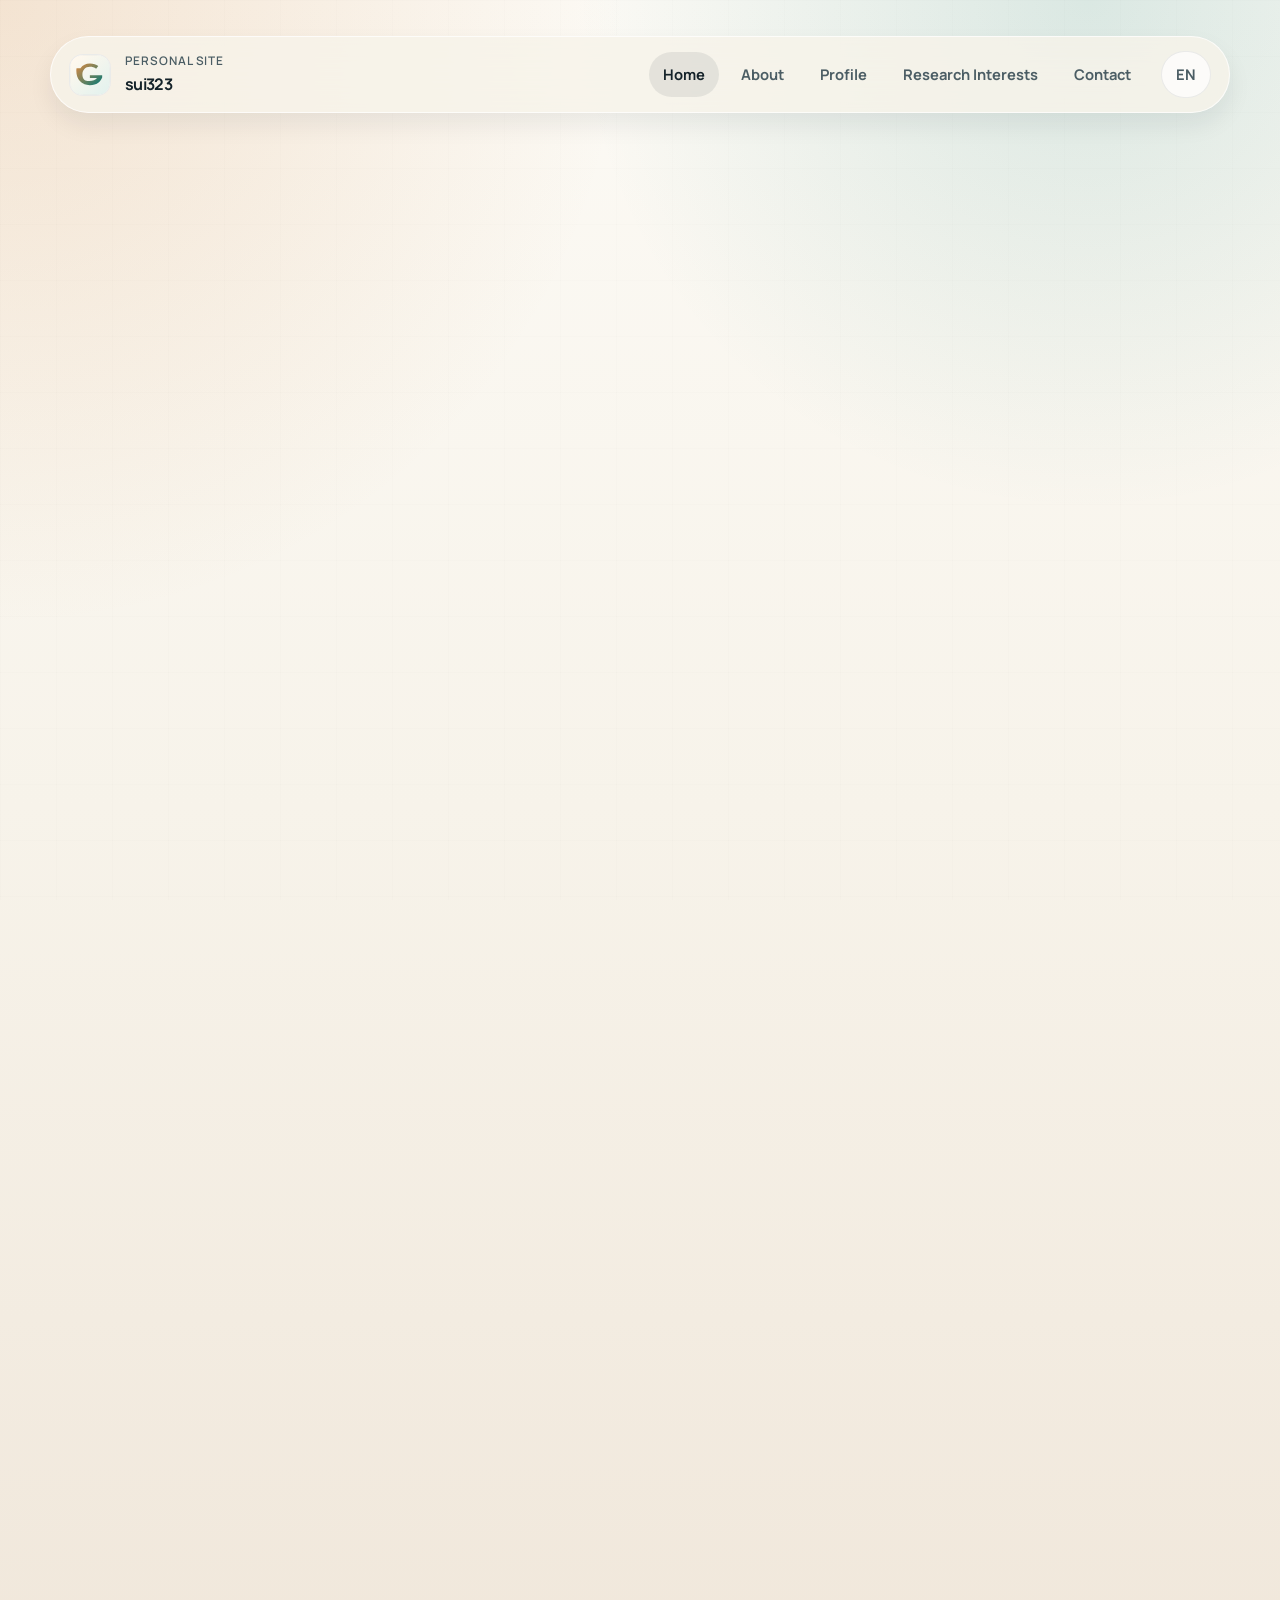
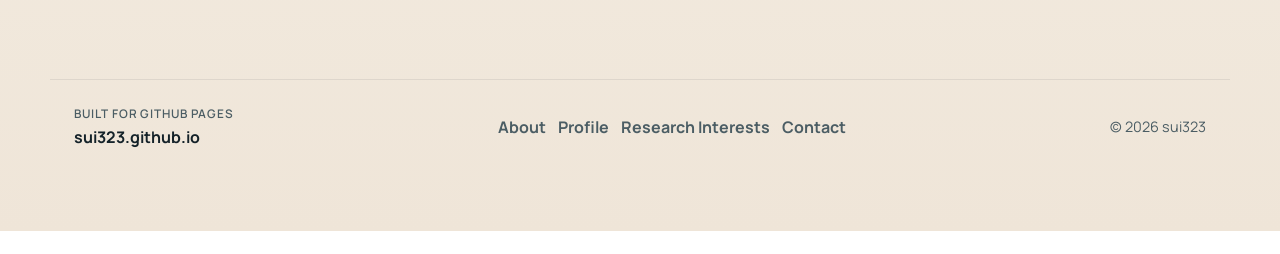
<file: index.html>
<!DOCTYPE html>
<html lang="ko">
  <head>
    <meta charset="utf-8" />
    <meta http-equiv="refresh" content="0; url=./ko.html" />
    <meta name="viewport" content="width=device-width, initial-scale=1" />
    <title>sui323 | Redirecting</title>
    <link rel="canonical" href="https://sui323.github.io/ko.html" />
  </head>
  <body>
    <p><a href="./ko.html">한국어 홈페이지로 이동</a></p>
  </body>
</html>
</file>
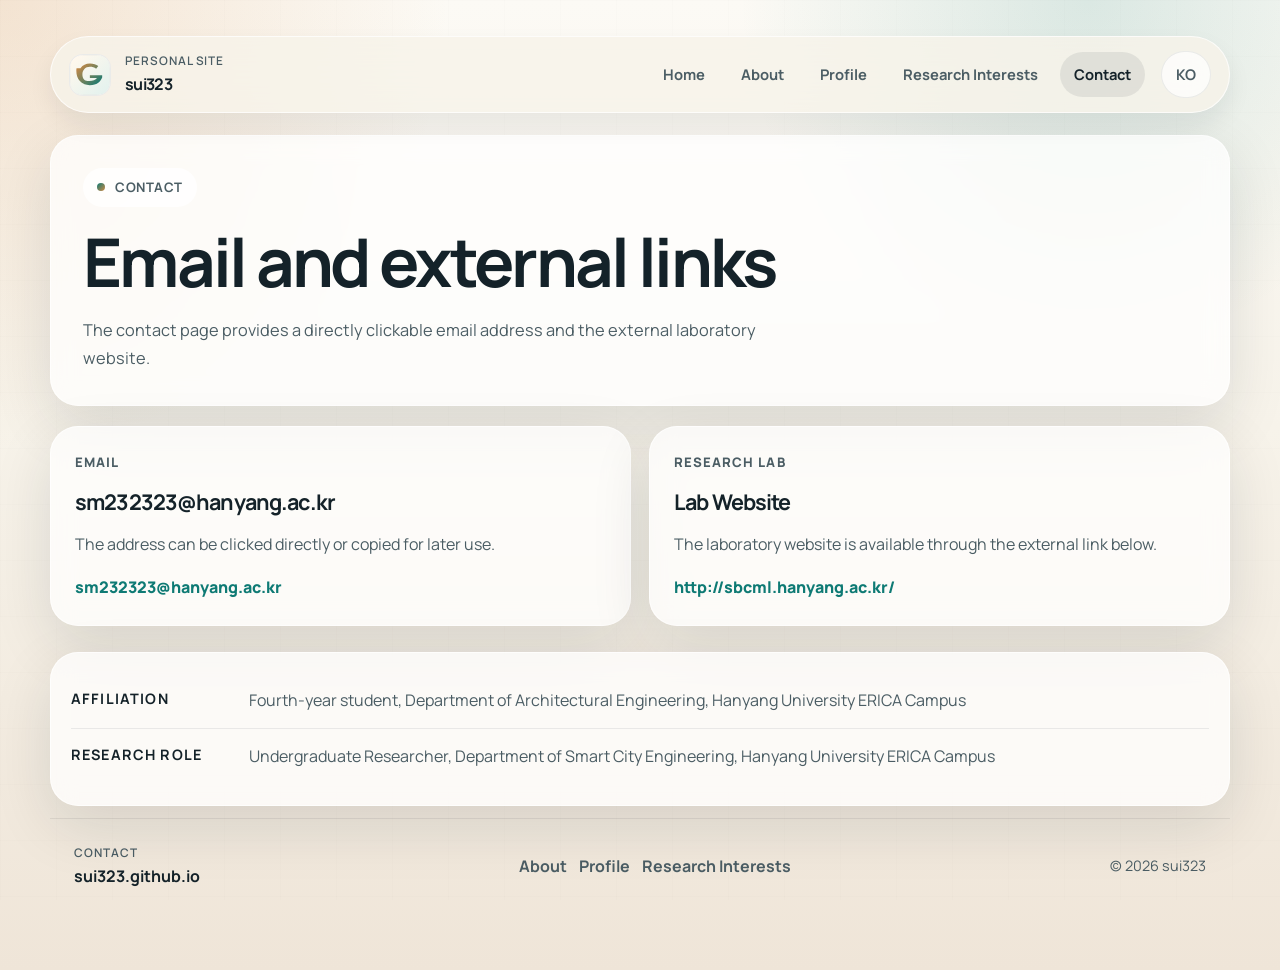
<file: contact-en.html>
<!DOCTYPE html>
<html lang="en">
  <head>
    <meta charset="utf-8" />
    <meta name="viewport" content="width=device-width, initial-scale=1" />
    <title>sui323 | Contact</title>
    <link rel="icon" href="./assets/img/brand-mark.svg" type="image/svg+xml" />
    <link rel="preconnect" href="https://fonts.googleapis.com" />
    <link rel="preconnect" href="https://fonts.gstatic.com" crossorigin />
    <link
      href="https://fonts.googleapis.com/css2?family=Instrument+Serif:ital@0;1&family=Manrope:wght@400;500;600;700;800&family=Noto+Sans+KR:wght@400;500;700;900&display=swap"
      rel="stylesheet"
    />
    <link rel="stylesheet" href="./assets/css/site.css" />
  </head>
  <body>
    <header class="topbar">
      <div class="site-shell">
        <div class="topbar-inner">
          <a class="brand" href="./en.html" aria-label="sui323 home">
            <img class="brand-mark" src="./assets/img/brand-mark.svg" alt="" />
            <span class="brand-copy"><small>Personal Site</small><strong>sui323</strong></span>
          </a>
          <button class="mobile-toggle" type="button" aria-expanded="false" aria-label="Open menu" data-nav-toggle><span></span><span></span><span></span></button>
          <div class="nav-wrap" data-nav-wrap>
            <nav class="nav-links" aria-label="Primary">
              <a href="./en.html">Home</a>
              <a href="./writing-en.html">About</a>
              <a href="./projects-en.html">Profile</a>
              <a href="./research-en.html">Research Interests</a>
              <a href="./contact-en.html" aria-current="page">Contact</a>
            </nav>
            <a class="lang-switch" href="./contact.html">KO</a>
          </div>
        </div>
      </div>
    </header>
    <main class="site-shell">
      <section class="page-hero panel" data-reveal>
        <span class="eyebrow">Contact</span>
        <h1>Email and external links</h1>
        <p class="page-copy">The contact page provides a directly clickable email address and the external laboratory website.</p>
      </section>
      <section class="grid two section" data-reveal>
        <article class="card">
          <span class="kicker">Email</span>
          <h3>sm232323@hanyang.ac.kr</h3>
          <p>The address can be clicked directly or copied for later use.</p>
          <a class="card-link" href="mailto:sm232323@hanyang.ac.kr">sm232323@hanyang.ac.kr</a>
        </article>
        <article class="card">
          <span class="kicker">Research Lab</span>
          <h3>Lab Website</h3>
          <p>The laboratory website is available through the external link below.</p>
          <a class="card-link" href="http://sbcml.hanyang.ac.kr/" target="_blank" rel="noreferrer">http://sbcml.hanyang.ac.kr/</a>
        </article>
      </section>
      <section class="table-panel" data-reveal>
        <div class="table-row">
          <strong>Affiliation</strong>
          <span>Fourth-year student, Department of Architectural Engineering, Hanyang University ERICA Campus</span>
        </div>
        <div class="table-row">
          <strong>Research Role</strong>
          <span>Undergraduate Researcher, Department of Smart City Engineering, Hanyang University ERICA Campus</span>
        </div>
      </section>
    </main>
    <footer class="footer"><div class="site-shell"><div class="footer-inner"><div class="footer-brand"><small>Contact</small><strong>sui323.github.io</strong></div><nav class="footer-nav"><a href="./writing-en.html">About</a><a href="./projects-en.html">Profile</a><a href="./research-en.html">Research Interests</a></nav><span class="lang-note">&copy; <span data-year></span> sui323</span></div></div></footer>
    <script src="./assets/js/site.js" defer></script>
  </body>
</html>
</file>
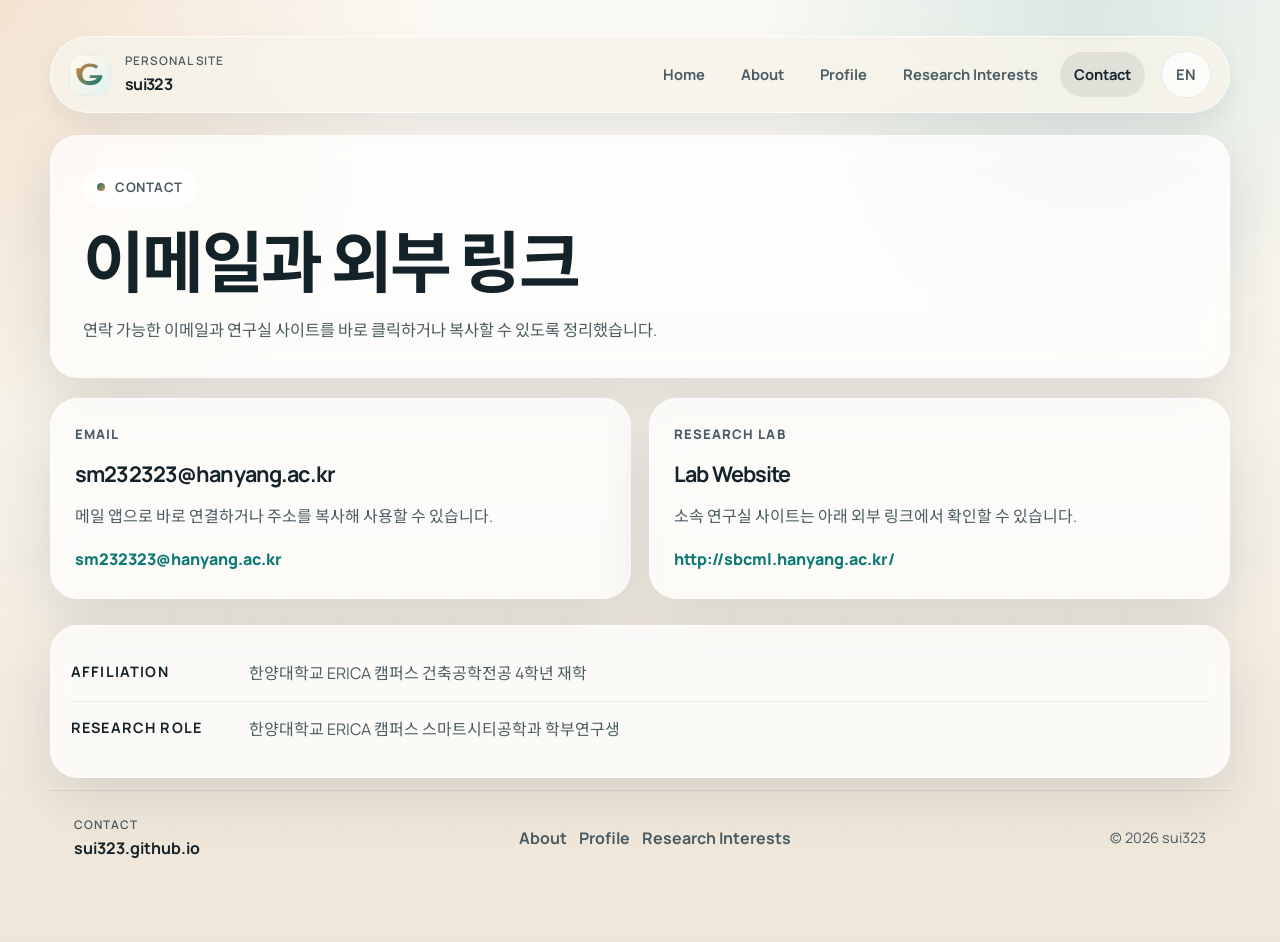
<file: contact.html>
<!DOCTYPE html>
<html lang="ko">
  <head>
    <meta charset="utf-8" />
    <meta name="viewport" content="width=device-width, initial-scale=1" />
    <title>sui323 | Contact</title>
    <link rel="icon" href="./assets/img/brand-mark.svg" type="image/svg+xml" />
    <link rel="preconnect" href="https://fonts.googleapis.com" />
    <link rel="preconnect" href="https://fonts.gstatic.com" crossorigin />
    <link
      href="https://fonts.googleapis.com/css2?family=Instrument+Serif:ital@0;1&family=Manrope:wght@400;500;600;700;800&family=Noto+Sans+KR:wght@400;500;700;900&display=swap"
      rel="stylesheet"
    />
    <link rel="stylesheet" href="./assets/css/site.css" />
  </head>
  <body>
    <header class="topbar">
      <div class="site-shell">
        <div class="topbar-inner">
          <a class="brand" href="./ko.html" aria-label="sui323 홈">
            <img class="brand-mark" src="./assets/img/brand-mark.svg" alt="" />
            <span class="brand-copy"><small>Personal Site</small><strong>sui323</strong></span>
          </a>
          <button class="mobile-toggle" type="button" aria-expanded="false" aria-label="메뉴 열기" data-nav-toggle><span></span><span></span><span></span></button>
          <div class="nav-wrap" data-nav-wrap>
            <nav class="nav-links" aria-label="주요">
              <a href="./ko.html">Home</a>
              <a href="./writing.html">About</a>
              <a href="./projects.html">Profile</a>
              <a href="./research.html">Research Interests</a>
              <a href="./contact.html" aria-current="page">Contact</a>
            </nav>
            <a class="lang-switch" href="./contact-en.html">EN</a>
          </div>
        </div>
      </div>
    </header>
    <main class="site-shell">
      <section class="page-hero panel" data-reveal>
        <span class="eyebrow">Contact</span>
        <h1>이메일과 외부 링크</h1>
        <p class="page-copy">연락 가능한 이메일과 연구실 사이트를 바로 클릭하거나 복사할 수 있도록 정리했습니다.</p>
      </section>
      <section class="grid two section" data-reveal>
        <article class="card">
          <span class="kicker">Email</span>
          <h3>sm232323@hanyang.ac.kr</h3>
          <p>메일 앱으로 바로 연결하거나 주소를 복사해 사용할 수 있습니다.</p>
          <a class="card-link" href="mailto:sm232323@hanyang.ac.kr">sm232323@hanyang.ac.kr</a>
        </article>
        <article class="card">
          <span class="kicker">Research Lab</span>
          <h3>Lab Website</h3>
          <p>소속 연구실 사이트는 아래 외부 링크에서 확인할 수 있습니다.</p>
          <a class="card-link" href="http://sbcml.hanyang.ac.kr/" target="_blank" rel="noreferrer">http://sbcml.hanyang.ac.kr/</a>
        </article>
      </section>
      <section class="table-panel" data-reveal>
        <div class="table-row">
          <strong>Affiliation</strong>
          <span>한양대학교 ERICA 캠퍼스 건축공학전공 4학년 재학</span>
        </div>
        <div class="table-row">
          <strong>Research Role</strong>
          <span>한양대학교 ERICA 캠퍼스 스마트시티공학과 학부연구생</span>
        </div>
      </section>
    </main>
    <footer class="footer"><div class="site-shell"><div class="footer-inner"><div class="footer-brand"><small>Contact</small><strong>sui323.github.io</strong></div><nav class="footer-nav"><a href="./writing.html">About</a><a href="./projects.html">Profile</a><a href="./research.html">Research Interests</a></nav><span class="lang-note">&copy; <span data-year></span> sui323</span></div></div></footer>
    <script src="./assets/js/site.js" defer></script>
  </body>
</html>
</file>
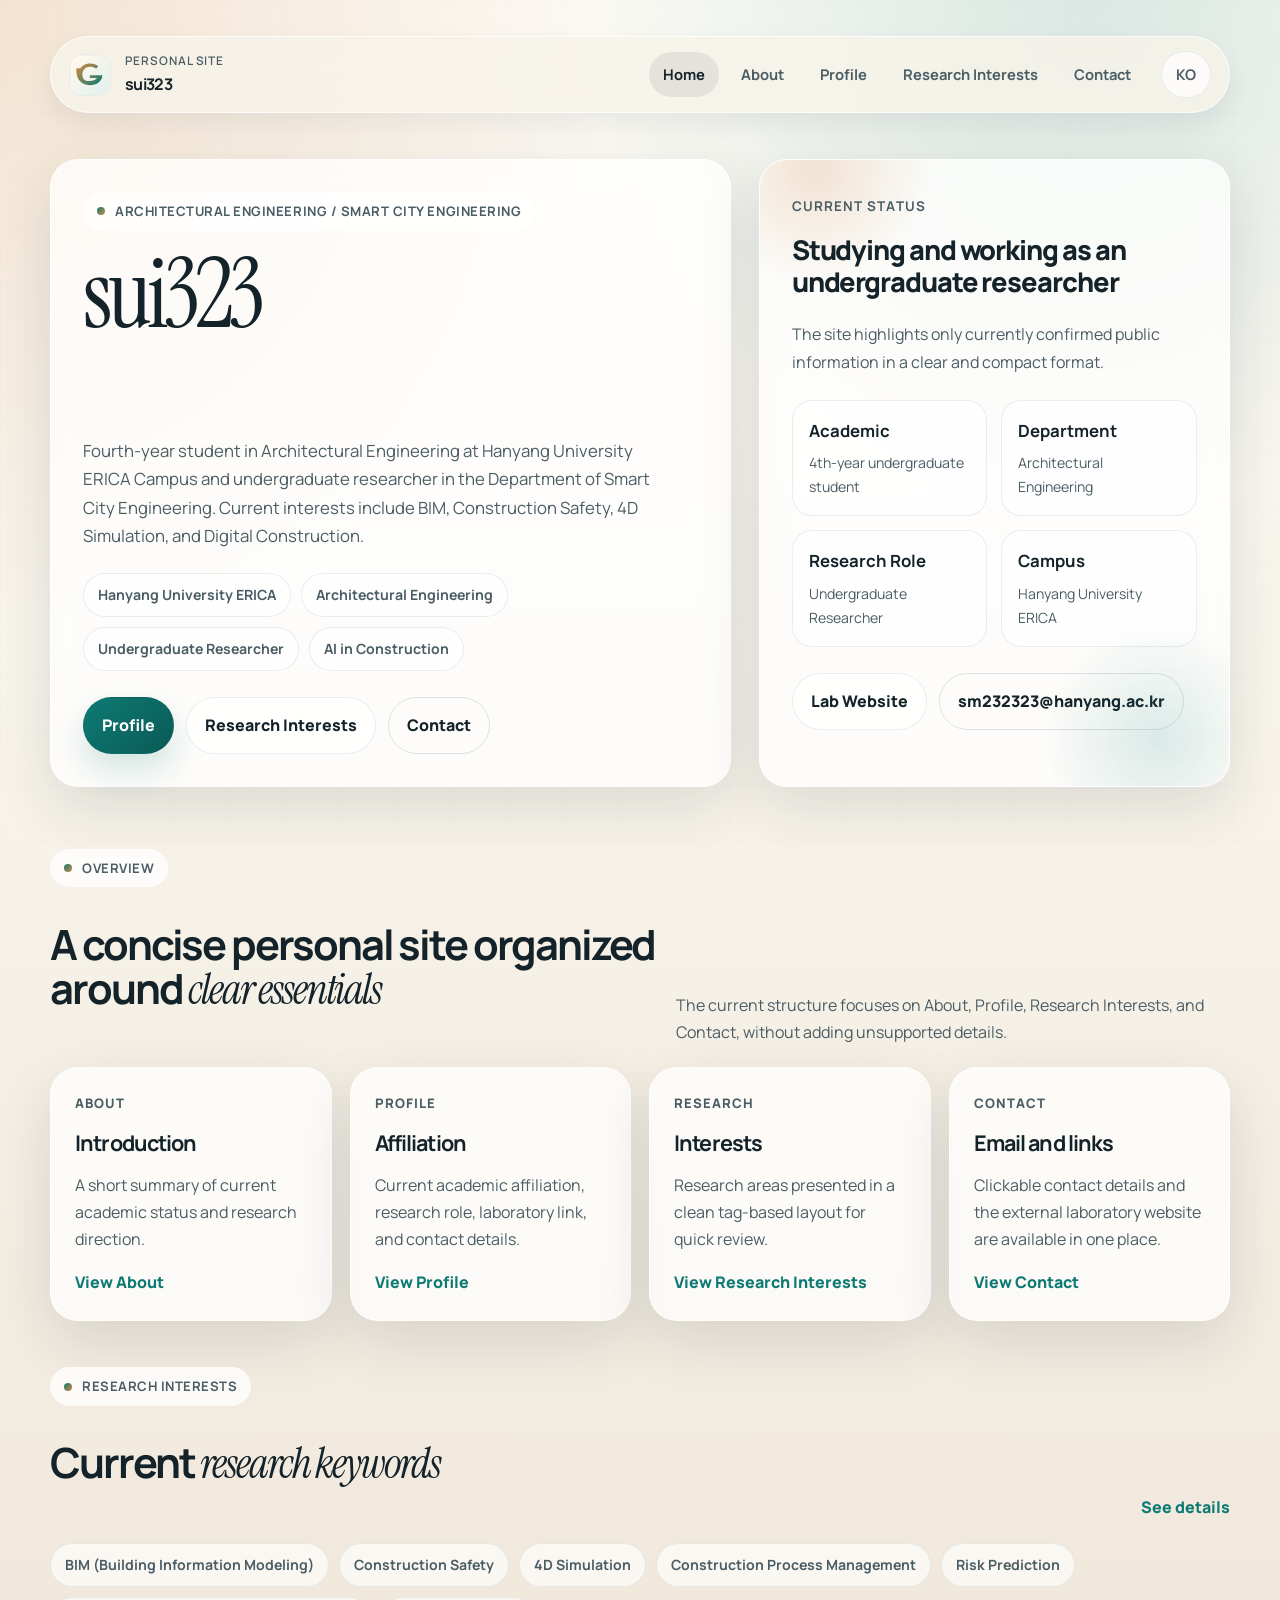
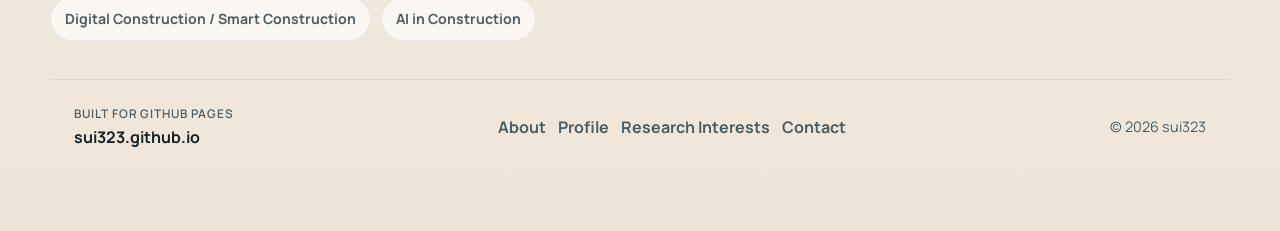
<file: en.html>
<!DOCTYPE html>
<html lang="en">
  <head>
    <meta charset="utf-8" />
    <meta name="viewport" content="width=device-width, initial-scale=1" />
    <title>sui323 | Home</title>
    <meta
      name="description"
      content="Personal website of a fourth-year Architectural Engineering student and undergraduate researcher at Hanyang University ERICA Campus."
    />
    <link rel="canonical" href="https://sui323.github.io/en.html" />
    <link rel="icon" href="./assets/img/brand-mark.svg" type="image/svg+xml" />
    <link rel="preconnect" href="https://fonts.googleapis.com" />
    <link rel="preconnect" href="https://fonts.gstatic.com" crossorigin />
    <link
      href="https://fonts.googleapis.com/css2?family=Instrument+Serif:ital@0;1&family=Manrope:wght@400;500;600;700;800&family=Noto+Sans+KR:wght@400;500;700;900&display=swap"
      rel="stylesheet"
    />
    <link rel="stylesheet" href="./assets/css/site.css" />
  </head>
  <body>
    <a class="skip-link" href="#content">Skip to content</a>
    <header class="topbar">
      <div class="site-shell">
        <div class="topbar-inner">
          <a class="brand" href="./en.html" aria-label="sui323 home">
            <img class="brand-mark" src="./assets/img/brand-mark.svg" alt="" />
            <span class="brand-copy">
              <small>Personal Site</small>
              <strong>sui323</strong>
            </span>
          </a>
          <button class="mobile-toggle" type="button" aria-expanded="false" aria-label="Open menu" data-nav-toggle>
            <span></span>
            <span></span>
            <span></span>
          </button>
          <div class="nav-wrap" data-nav-wrap>
            <nav class="nav-links" aria-label="Primary">
              <a href="./en.html" aria-current="page">Home</a>
              <a href="./writing-en.html">About</a>
              <a href="./projects-en.html">Profile</a>
              <a href="./research-en.html">Research Interests</a>
              <a href="./contact-en.html">Contact</a>
            </nav>
            <a class="lang-switch" href="./ko.html" lang="ko">KO</a>
          </div>
        </div>
      </div>
    </header>

    <main id="content" class="site-shell">
      <section class="hero">
        <article class="hero-copy panel" data-reveal>
          <span class="eyebrow">Architectural Engineering / Smart City Engineering</span>
          <h1 class="display">sui323</h1>
          <p class="lead">
            Fourth-year student in Architectural Engineering at Hanyang University ERICA Campus and undergraduate
            researcher in the Department of Smart City Engineering. Current interests include BIM, Construction Safety,
            4D Simulation, and Digital Construction.
          </p>
          <div class="badge-row">
            <span class="chip">Hanyang University ERICA</span>
            <span class="chip">Architectural Engineering</span>
            <span class="chip">Undergraduate Researcher</span>
            <span class="chip">AI in Construction</span>
          </div>
          <div class="button-row">
            <a class="button primary" href="./projects-en.html">Profile</a>
            <a class="button secondary" href="./research-en.html">Research Interests</a>
            <a class="button ghost" href="./contact-en.html">Contact</a>
          </div>
        </article>

        <aside class="hero-panel" data-reveal>
          <span class="panel-caption">Current Status</span>
          <h2 class="panel-title">Studying and working as an undergraduate researcher</h2>
          <p class="section-copy">
            The site highlights only currently confirmed public information in a clear and compact format.
          </p>
          <div class="hero-stats">
            <div class="hero-stat">
              <strong>Academic</strong>
              <span>4th-year undergraduate student</span>
            </div>
            <div class="hero-stat">
              <strong>Department</strong>
              <span>Architectural Engineering</span>
            </div>
            <div class="hero-stat">
              <strong>Research Role</strong>
              <span>Undergraduate Researcher</span>
            </div>
            <div class="hero-stat">
              <strong>Campus</strong>
              <span>Hanyang University ERICA</span>
            </div>
          </div>
          <div class="button-row">
            <a class="button secondary" href="http://sbcml.hanyang.ac.kr/" target="_blank" rel="noreferrer">Lab Website</a>
            <a class="button ghost" href="mailto:sm232323@hanyang.ac.kr">sm232323@hanyang.ac.kr</a>
          </div>
        </aside>
      </section>

      <section class="section" data-reveal>
        <div class="section-head">
          <div>
            <span class="eyebrow">Overview</span>
            <h2 class="section-title">A concise personal site organized around <em>clear essentials</em></h2>
          </div>
          <p class="section-copy">
            The current structure focuses on About, Profile, Research Interests, and Contact, without adding unsupported details.
          </p>
        </div>
        <div class="grid four">
          <article class="card">
            <span class="kicker">About</span>
            <h3>Introduction</h3>
            <p>A short summary of current academic status and research direction.</p>
            <a class="card-link" href="./writing-en.html">View About</a>
          </article>
          <article class="card">
            <span class="kicker">Profile</span>
            <h3>Affiliation</h3>
            <p>Current academic affiliation, research role, laboratory link, and contact details.</p>
            <a class="card-link" href="./projects-en.html">View Profile</a>
          </article>
          <article class="card">
            <span class="kicker">Research</span>
            <h3>Interests</h3>
            <p>Research areas presented in a clean tag-based layout for quick review.</p>
            <a class="card-link" href="./research-en.html">View Research Interests</a>
          </article>
          <article class="card">
            <span class="kicker">Contact</span>
            <h3>Email and links</h3>
            <p>Clickable contact details and the external laboratory website are available in one place.</p>
            <a class="card-link" href="./contact-en.html">View Contact</a>
          </article>
        </div>
      </section>

      <section class="section" data-reveal>
        <div class="section-head">
          <div>
            <span class="eyebrow">Research Interests</span>
            <h2 class="section-title">Current <em>research keywords</em></h2>
          </div>
          <a class="card-link" href="./research-en.html">See details</a>
        </div>
        <div class="badge-row">
          <span class="chip">BIM (Building Information Modeling)</span>
          <span class="chip">Construction Safety</span>
          <span class="chip">4D Simulation</span>
          <span class="chip">Construction Process Management</span>
          <span class="chip">Risk Prediction</span>
          <span class="chip">Digital Construction / Smart Construction</span>
          <span class="chip">AI in Construction</span>
        </div>
      </section>
    </main>

    <footer class="footer">
      <div class="site-shell">
        <div class="footer-inner">
          <div class="footer-brand">
            <small>Built for GitHub Pages</small>
            <strong>sui323.github.io</strong>
          </div>
          <nav class="footer-nav" aria-label="Footer">
            <a href="./writing-en.html">About</a>
            <a href="./projects-en.html">Profile</a>
            <a href="./research-en.html">Research Interests</a>
            <a href="./contact-en.html">Contact</a>
          </nav>
          <span class="lang-note">&copy; <span data-year></span> sui323</span>
        </div>
      </div>
    </footer>
    <script src="./assets/js/site.js" defer></script>
  </body>
</html>
</file>
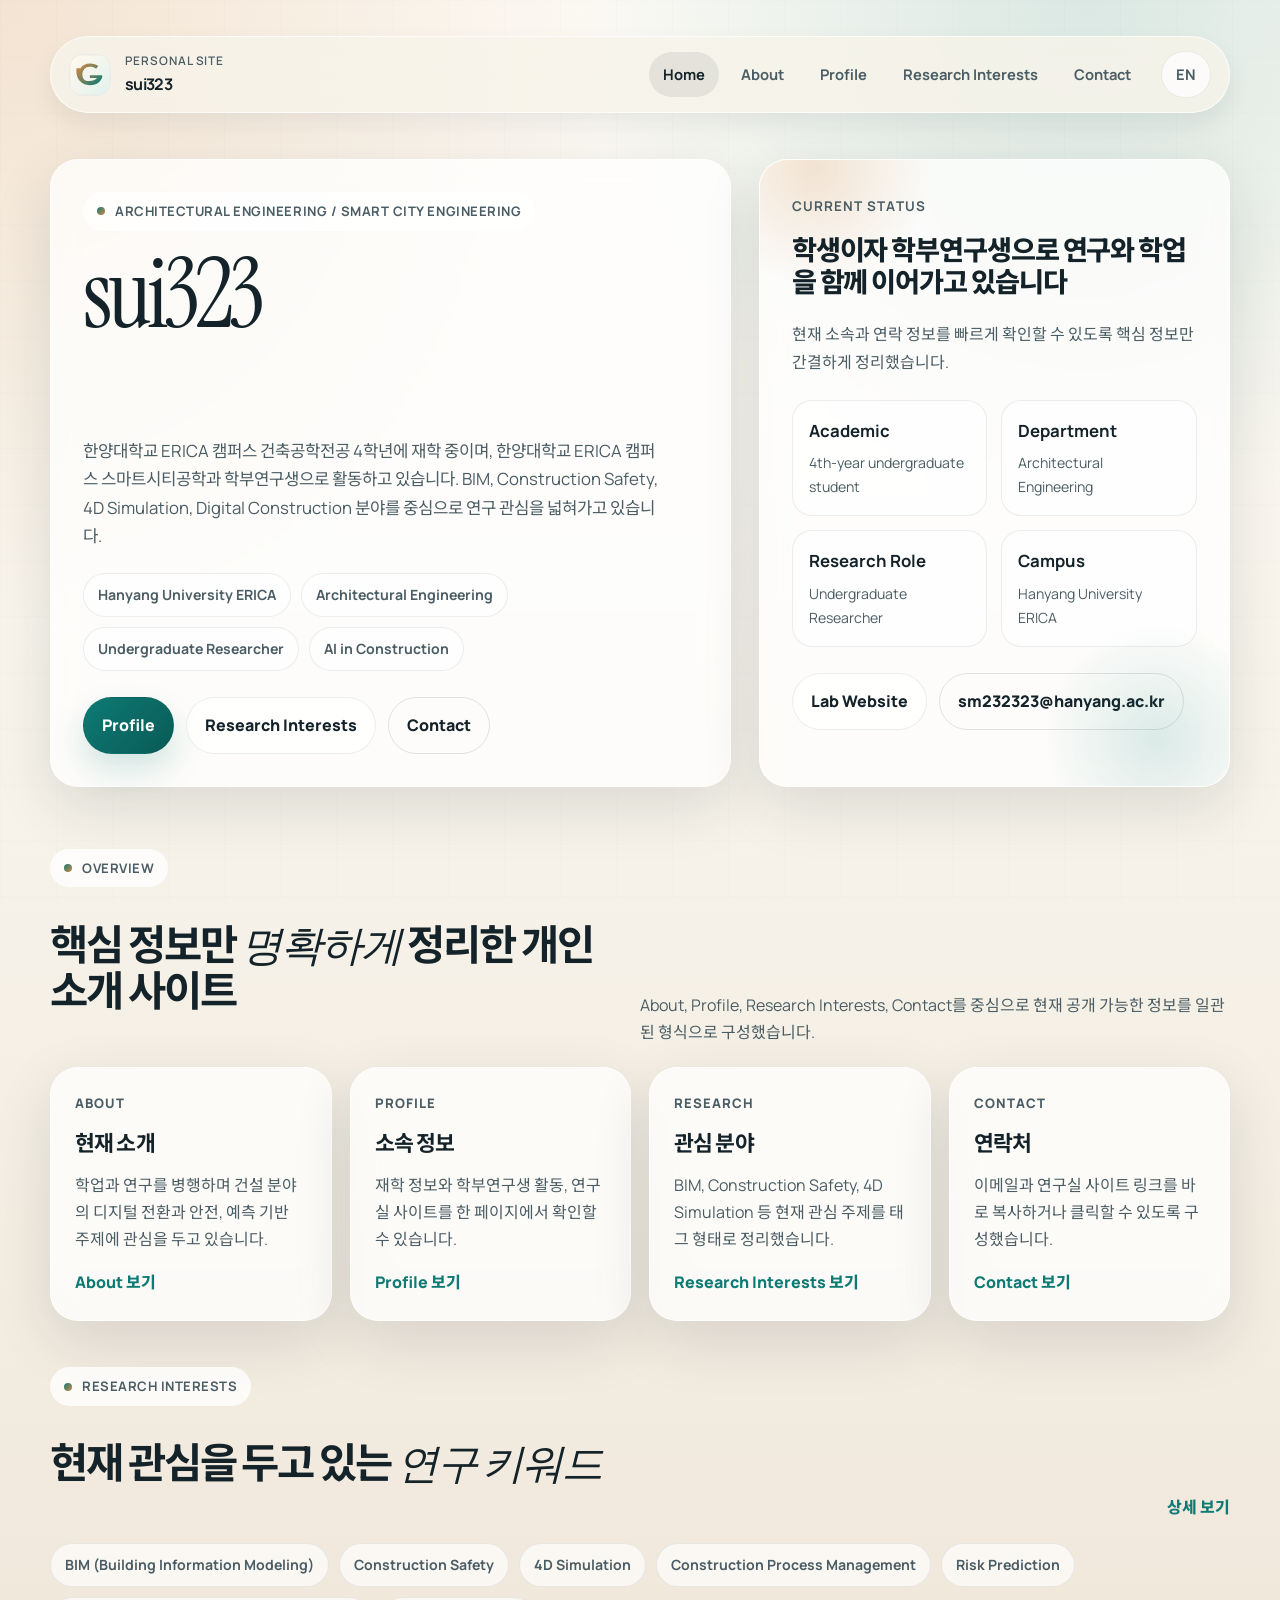
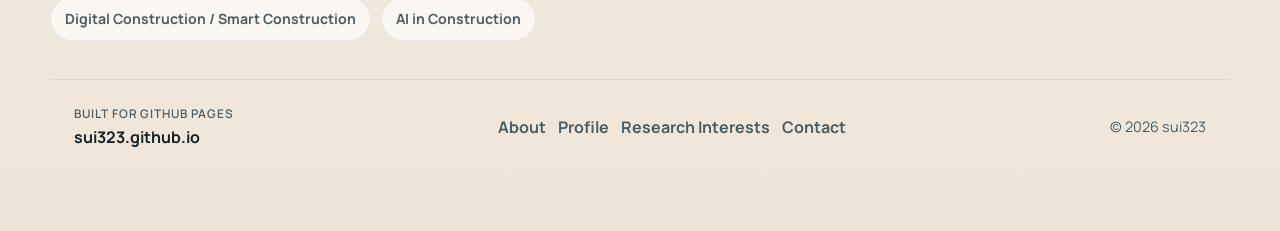
<file: ko.html>
<!DOCTYPE html>
<html lang="ko">
  <head>
    <meta charset="utf-8" />
    <meta name="viewport" content="width=device-width, initial-scale=1" />
    <title>sui323 | Home</title>
    <meta
      name="description"
      content="한양대학교 ERICA 캠퍼스 건축공학전공 4학년이자 스마트시티공학과 학부연구생의 개인 사이트입니다."
    />
    <link rel="canonical" href="https://sui323.github.io/ko.html" />
    <link rel="icon" href="./assets/img/brand-mark.svg" type="image/svg+xml" />
    <link rel="preconnect" href="https://fonts.googleapis.com" />
    <link rel="preconnect" href="https://fonts.gstatic.com" crossorigin />
    <link
      href="https://fonts.googleapis.com/css2?family=Instrument+Serif:ital@0;1&family=Manrope:wght@400;500;600;700;800&family=Noto+Sans+KR:wght@400;500;700;900&display=swap"
      rel="stylesheet"
    />
    <link rel="stylesheet" href="./assets/css/site.css" />
  </head>
  <body>
    <a class="skip-link" href="#content">본문으로 건너뛰기</a>
    <header class="topbar">
      <div class="site-shell">
        <div class="topbar-inner">
          <a class="brand" href="./ko.html" aria-label="sui323 홈">
            <img class="brand-mark" src="./assets/img/brand-mark.svg" alt="" />
            <span class="brand-copy">
              <small>Personal Site</small>
              <strong>sui323</strong>
            </span>
          </a>
          <button class="mobile-toggle" type="button" aria-expanded="false" aria-label="메뉴 열기" data-nav-toggle>
            <span></span>
            <span></span>
            <span></span>
          </button>
          <div class="nav-wrap" data-nav-wrap>
            <nav class="nav-links" aria-label="주요">
              <a href="./ko.html" aria-current="page">Home</a>
              <a href="./writing.html">About</a>
              <a href="./projects.html">Profile</a>
              <a href="./research.html">Research Interests</a>
              <a href="./contact.html">Contact</a>
            </nav>
            <a class="lang-switch" href="./en.html" lang="en">EN</a>
          </div>
        </div>
      </div>
    </header>

    <main id="content" class="site-shell">
      <section class="hero">
        <article class="hero-copy panel" data-reveal>
          <span class="eyebrow">Architectural Engineering / Smart City Engineering</span>
          <h1 class="display">sui323</h1>
          <p class="lead">
            한양대학교 ERICA 캠퍼스 건축공학전공 4학년에 재학 중이며, 한양대학교 ERICA 캠퍼스 스마트시티공학과
            학부연구생으로 활동하고 있습니다. BIM, Construction Safety, 4D Simulation, Digital Construction
            분야를 중심으로 연구 관심을 넓혀가고 있습니다.
          </p>
          <div class="badge-row">
            <span class="chip">Hanyang University ERICA</span>
            <span class="chip">Architectural Engineering</span>
            <span class="chip">Undergraduate Researcher</span>
            <span class="chip">AI in Construction</span>
          </div>
          <div class="button-row">
            <a class="button primary" href="./projects.html">Profile</a>
            <a class="button secondary" href="./research.html">Research Interests</a>
            <a class="button ghost" href="./contact.html">Contact</a>
          </div>
        </article>

        <aside class="hero-panel" data-reveal>
          <span class="panel-caption">Current Status</span>
          <h2 class="panel-title">학생이자 학부연구생으로 연구와 학업을 함께 이어가고 있습니다</h2>
          <p class="section-copy">
            현재 소속과 연락 정보를 빠르게 확인할 수 있도록 핵심 정보만 간결하게 정리했습니다.
          </p>
          <div class="hero-stats">
            <div class="hero-stat">
              <strong>Academic</strong>
              <span>4th-year undergraduate student</span>
            </div>
            <div class="hero-stat">
              <strong>Department</strong>
              <span>Architectural Engineering</span>
            </div>
            <div class="hero-stat">
              <strong>Research Role</strong>
              <span>Undergraduate Researcher</span>
            </div>
            <div class="hero-stat">
              <strong>Campus</strong>
              <span>Hanyang University ERICA</span>
            </div>
          </div>
          <div class="button-row">
            <a class="button secondary" href="http://sbcml.hanyang.ac.kr/" target="_blank" rel="noreferrer">Lab Website</a>
            <a class="button ghost" href="mailto:sm232323@hanyang.ac.kr">sm232323@hanyang.ac.kr</a>
          </div>
        </aside>
      </section>

      <section class="section" data-reveal>
        <div class="section-head">
          <div>
            <span class="eyebrow">Overview</span>
            <h2 class="section-title">핵심 정보만 <em>명확하게</em> 정리한 개인 소개 사이트</h2>
          </div>
          <p class="section-copy">
            About, Profile, Research Interests, Contact를 중심으로 현재 공개 가능한 정보를 일관된 형식으로 구성했습니다.
          </p>
        </div>
        <div class="grid four">
          <article class="card">
            <span class="kicker">About</span>
            <h3>현재 소개</h3>
            <p>학업과 연구를 병행하며 건설 분야의 디지털 전환과 안전, 예측 기반 주제에 관심을 두고 있습니다.</p>
            <a class="card-link" href="./writing.html">About 보기</a>
          </article>
          <article class="card">
            <span class="kicker">Profile</span>
            <h3>소속 정보</h3>
            <p>재학 정보와 학부연구생 활동, 연구실 사이트를 한 페이지에서 확인할 수 있습니다.</p>
            <a class="card-link" href="./projects.html">Profile 보기</a>
          </article>
          <article class="card">
            <span class="kicker">Research</span>
            <h3>관심 분야</h3>
            <p>BIM, Construction Safety, 4D Simulation 등 현재 관심 주제를 태그 형태로 정리했습니다.</p>
            <a class="card-link" href="./research.html">Research Interests 보기</a>
          </article>
          <article class="card">
            <span class="kicker">Contact</span>
            <h3>연락처</h3>
            <p>이메일과 연구실 사이트 링크를 바로 복사하거나 클릭할 수 있도록 구성했습니다.</p>
            <a class="card-link" href="./contact.html">Contact 보기</a>
          </article>
        </div>
      </section>

      <section class="section" data-reveal>
        <div class="section-head">
          <div>
            <span class="eyebrow">Research Interests</span>
            <h2 class="section-title">현재 관심을 두고 있는 <em>연구 키워드</em></h2>
          </div>
          <a class="card-link" href="./research.html">상세 보기</a>
        </div>
        <div class="badge-row">
          <span class="chip">BIM (Building Information Modeling)</span>
          <span class="chip">Construction Safety</span>
          <span class="chip">4D Simulation</span>
          <span class="chip">Construction Process Management</span>
          <span class="chip">Risk Prediction</span>
          <span class="chip">Digital Construction / Smart Construction</span>
          <span class="chip">AI in Construction</span>
        </div>
      </section>
    </main>

    <footer class="footer">
      <div class="site-shell">
        <div class="footer-inner">
          <div class="footer-brand">
            <small>Built for GitHub Pages</small>
            <strong>sui323.github.io</strong>
          </div>
          <nav class="footer-nav" aria-label="바닥글">
            <a href="./writing.html">About</a>
            <a href="./projects.html">Profile</a>
            <a href="./research.html">Research Interests</a>
            <a href="./contact.html">Contact</a>
          </nav>
          <span class="lang-note">&copy; <span data-year></span> sui323</span>
        </div>
      </div>
    </footer>
    <script src="./assets/js/site.js" defer></script>
  </body>
</html>
</file>
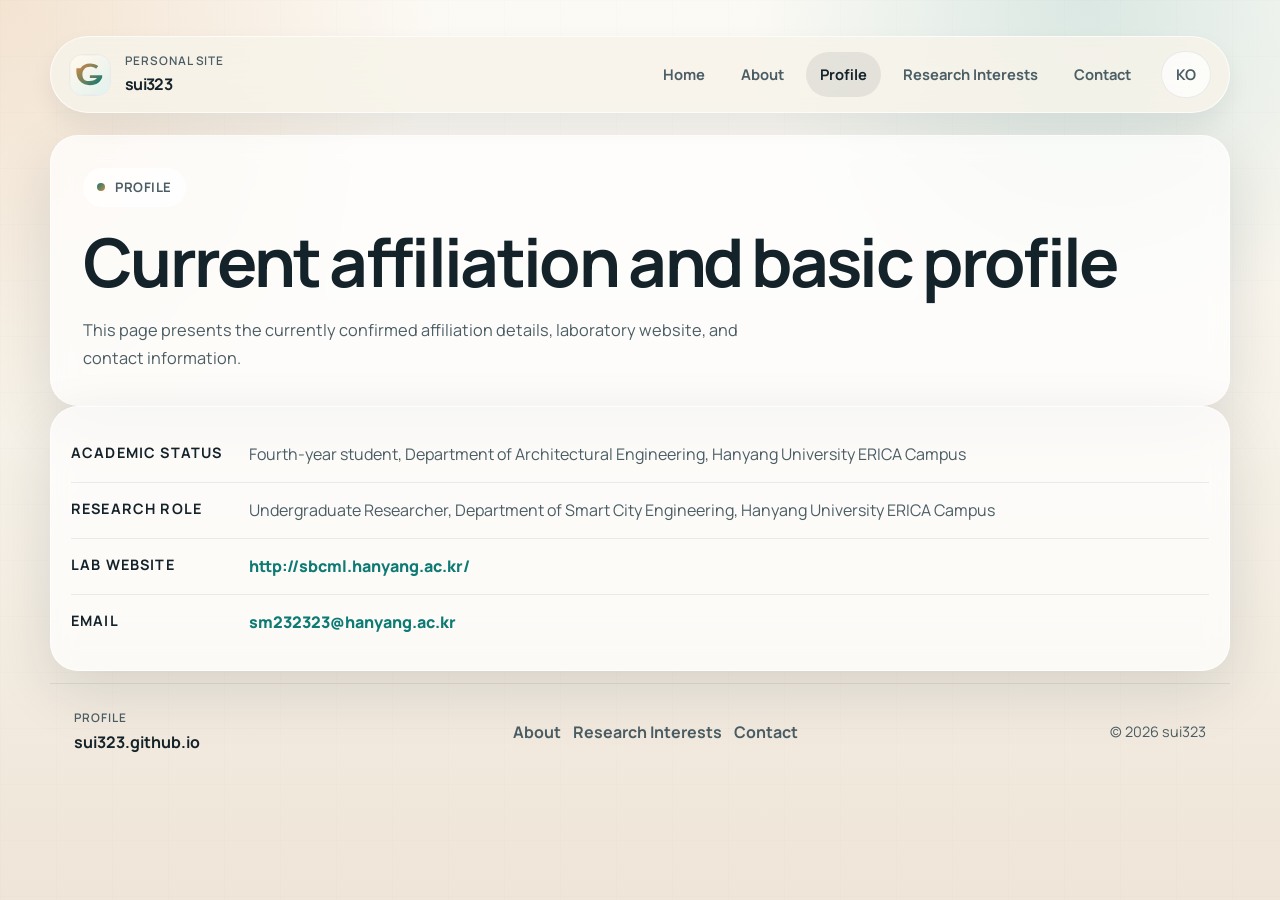
<file: projects-en.html>
<!DOCTYPE html>
<html lang="en">
  <head>
    <meta charset="utf-8" />
    <meta name="viewport" content="width=device-width, initial-scale=1" />
    <title>sui323 | Profile</title>
    <link rel="icon" href="./assets/img/brand-mark.svg" type="image/svg+xml" />
    <link rel="preconnect" href="https://fonts.googleapis.com" />
    <link rel="preconnect" href="https://fonts.gstatic.com" crossorigin />
    <link
      href="https://fonts.googleapis.com/css2?family=Instrument+Serif:ital@0;1&family=Manrope:wght@400;500;600;700;800&family=Noto+Sans+KR:wght@400;500;700;900&display=swap"
      rel="stylesheet"
    />
    <link rel="stylesheet" href="./assets/css/site.css" />
  </head>
  <body>
    <header class="topbar">
      <div class="site-shell">
        <div class="topbar-inner">
          <a class="brand" href="./en.html" aria-label="sui323 home">
            <img class="brand-mark" src="./assets/img/brand-mark.svg" alt="" />
            <span class="brand-copy"><small>Personal Site</small><strong>sui323</strong></span>
          </a>
          <button class="mobile-toggle" type="button" aria-expanded="false" aria-label="Open menu" data-nav-toggle><span></span><span></span><span></span></button>
          <div class="nav-wrap" data-nav-wrap>
            <nav class="nav-links" aria-label="Primary">
              <a href="./en.html">Home</a>
              <a href="./writing-en.html">About</a>
              <a href="./projects-en.html" aria-current="page">Profile</a>
              <a href="./research-en.html">Research Interests</a>
              <a href="./contact-en.html">Contact</a>
            </nav>
            <a class="lang-switch" href="./projects.html">KO</a>
          </div>
        </div>
      </div>
    </header>
    <main class="site-shell">
      <section class="page-hero panel" data-reveal>
        <span class="eyebrow">Profile</span>
        <h1>Current affiliation and basic profile</h1>
        <p class="page-copy">This page presents the currently confirmed affiliation details, laboratory website, and contact information.</p>
      </section>
      <section class="table-panel" data-reveal>
        <div class="table-row">
          <strong>Academic Status</strong>
          <span>Fourth-year student, Department of Architectural Engineering, Hanyang University ERICA Campus</span>
        </div>
        <div class="table-row">
          <strong>Research Role</strong>
          <span>Undergraduate Researcher, Department of Smart City Engineering, Hanyang University ERICA Campus</span>
        </div>
        <div class="table-row">
          <strong>Lab Website</strong>
          <span><a class="card-link" href="http://sbcml.hanyang.ac.kr/" target="_blank" rel="noreferrer">http://sbcml.hanyang.ac.kr/</a></span>
        </div>
        <div class="table-row">
          <strong>Email</strong>
          <span><a class="card-link" href="mailto:sm232323@hanyang.ac.kr">sm232323@hanyang.ac.kr</a></span>
        </div>
      </section>
    </main>
    <footer class="footer"><div class="site-shell"><div class="footer-inner"><div class="footer-brand"><small>Profile</small><strong>sui323.github.io</strong></div><nav class="footer-nav"><a href="./writing-en.html">About</a><a href="./research-en.html">Research Interests</a><a href="./contact-en.html">Contact</a></nav><span class="lang-note">&copy; <span data-year></span> sui323</span></div></div></footer>
    <script src="./assets/js/site.js" defer></script>
  </body>
</html>
</file>
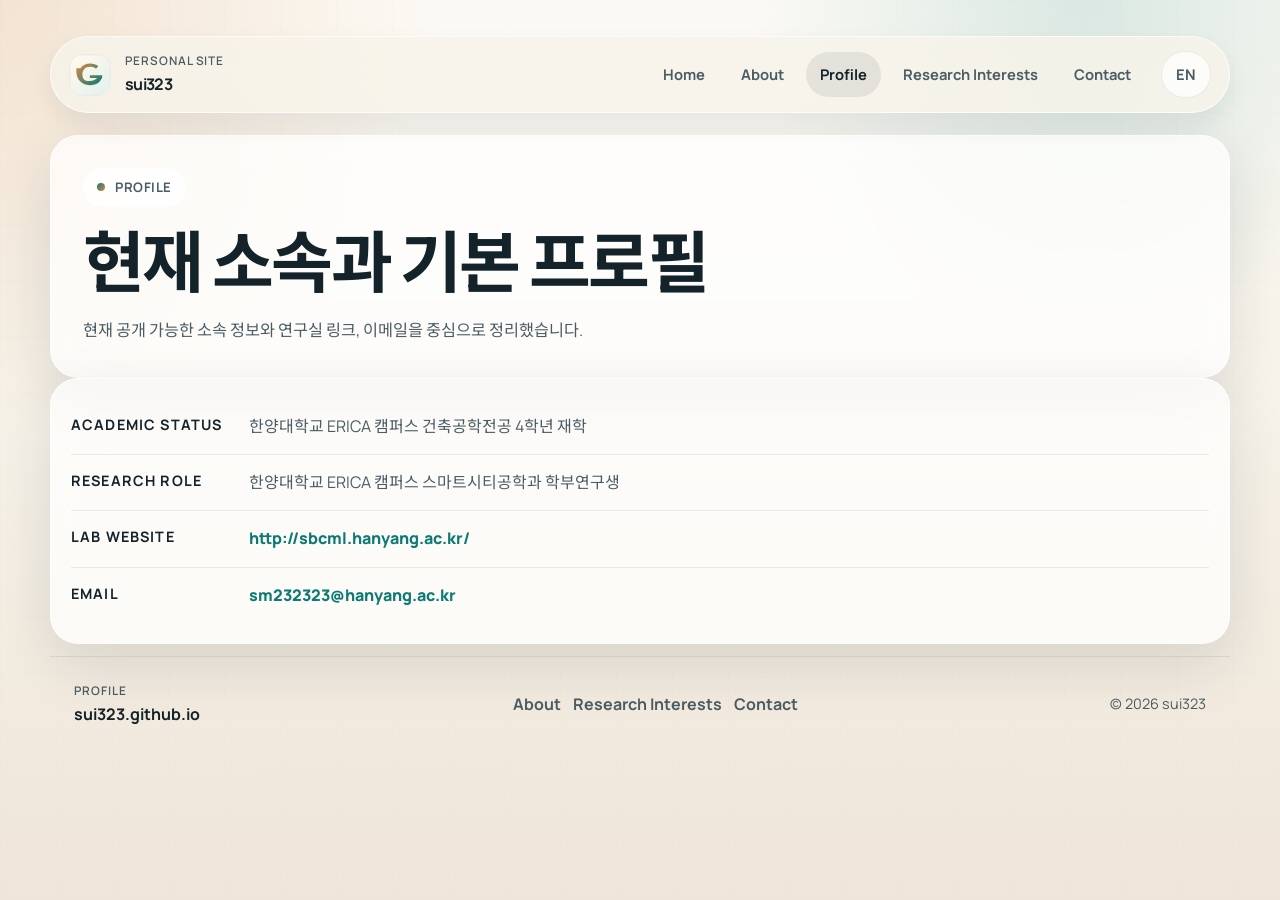
<file: projects.html>
<!DOCTYPE html>
<html lang="ko">
  <head>
    <meta charset="utf-8" />
    <meta name="viewport" content="width=device-width, initial-scale=1" />
    <title>sui323 | Profile</title>
    <link rel="icon" href="./assets/img/brand-mark.svg" type="image/svg+xml" />
    <link rel="preconnect" href="https://fonts.googleapis.com" />
    <link rel="preconnect" href="https://fonts.gstatic.com" crossorigin />
    <link
      href="https://fonts.googleapis.com/css2?family=Instrument+Serif:ital@0;1&family=Manrope:wght@400;500;600;700;800&family=Noto+Sans+KR:wght@400;500;700;900&display=swap"
      rel="stylesheet"
    />
    <link rel="stylesheet" href="./assets/css/site.css" />
  </head>
  <body>
    <header class="topbar">
      <div class="site-shell">
        <div class="topbar-inner">
          <a class="brand" href="./ko.html" aria-label="sui323 홈">
            <img class="brand-mark" src="./assets/img/brand-mark.svg" alt="" />
            <span class="brand-copy"><small>Personal Site</small><strong>sui323</strong></span>
          </a>
          <button class="mobile-toggle" type="button" aria-expanded="false" aria-label="메뉴 열기" data-nav-toggle><span></span><span></span><span></span></button>
          <div class="nav-wrap" data-nav-wrap>
            <nav class="nav-links" aria-label="주요">
              <a href="./ko.html">Home</a>
              <a href="./writing.html">About</a>
              <a href="./projects.html" aria-current="page">Profile</a>
              <a href="./research.html">Research Interests</a>
              <a href="./contact.html">Contact</a>
            </nav>
            <a class="lang-switch" href="./projects-en.html">EN</a>
          </div>
        </div>
      </div>
    </header>
    <main class="site-shell">
      <section class="page-hero panel" data-reveal>
        <span class="eyebrow">Profile</span>
        <h1>현재 소속과 기본 프로필</h1>
        <p class="page-copy">현재 공개 가능한 소속 정보와 연구실 링크, 이메일을 중심으로 정리했습니다.</p>
      </section>
      <section class="table-panel" data-reveal>
        <div class="table-row">
          <strong>Academic Status</strong>
          <span>한양대학교 ERICA 캠퍼스 건축공학전공 4학년 재학</span>
        </div>
        <div class="table-row">
          <strong>Research Role</strong>
          <span>한양대학교 ERICA 캠퍼스 스마트시티공학과 학부연구생</span>
        </div>
        <div class="table-row">
          <strong>Lab Website</strong>
          <span><a class="card-link" href="http://sbcml.hanyang.ac.kr/" target="_blank" rel="noreferrer">http://sbcml.hanyang.ac.kr/</a></span>
        </div>
        <div class="table-row">
          <strong>Email</strong>
          <span><a class="card-link" href="mailto:sm232323@hanyang.ac.kr">sm232323@hanyang.ac.kr</a></span>
        </div>
      </section>
    </main>
    <footer class="footer"><div class="site-shell"><div class="footer-inner"><div class="footer-brand"><small>Profile</small><strong>sui323.github.io</strong></div><nav class="footer-nav"><a href="./writing.html">About</a><a href="./research.html">Research Interests</a><a href="./contact.html">Contact</a></nav><span class="lang-note">&copy; <span data-year></span> sui323</span></div></div></footer>
    <script src="./assets/js/site.js" defer></script>
  </body>
</html>
</file>
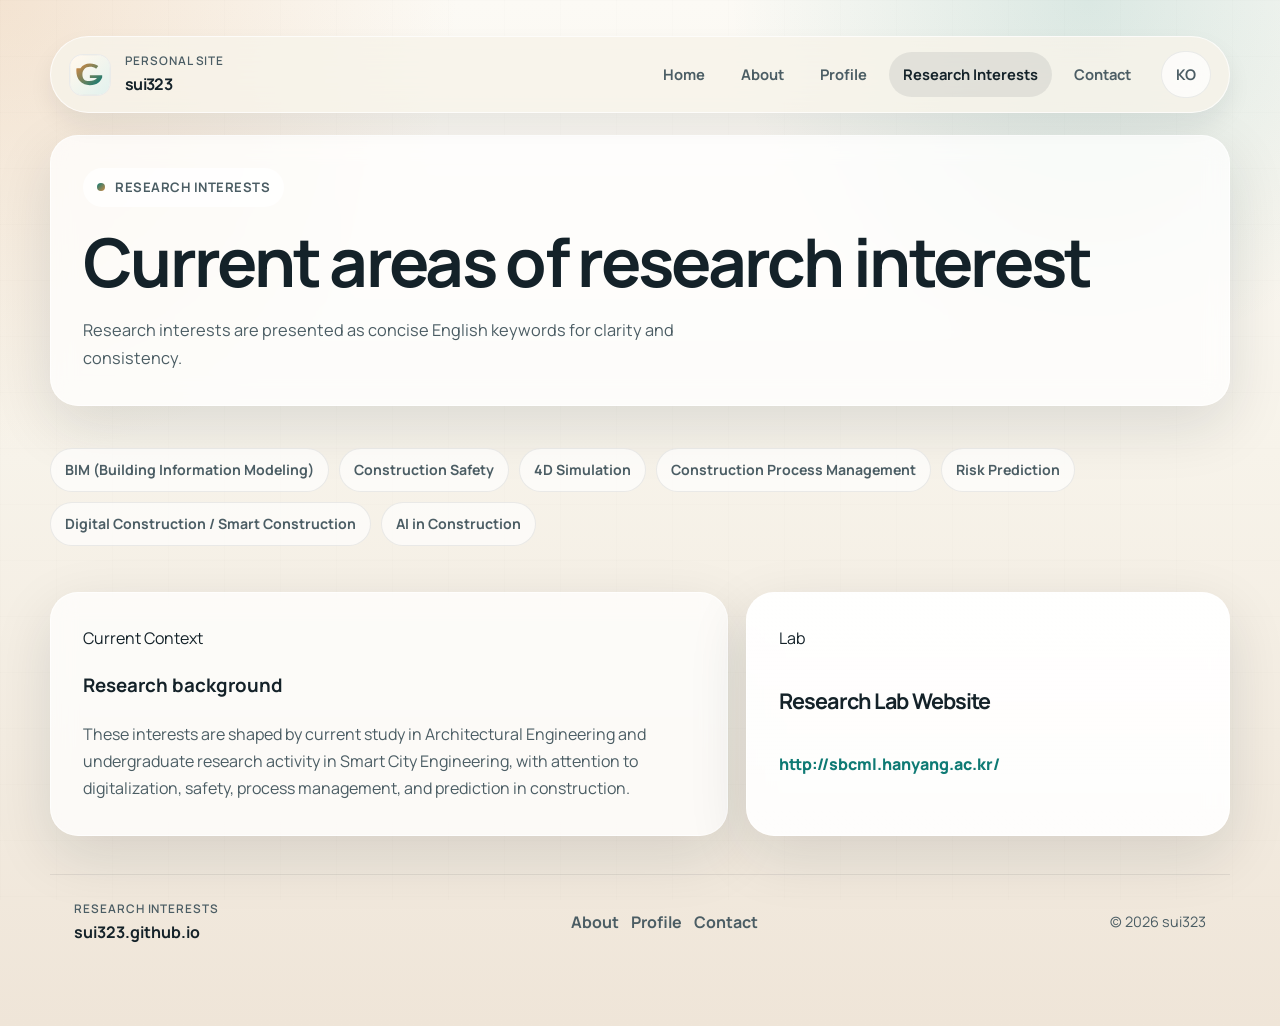
<file: research-en.html>
<!DOCTYPE html>
<html lang="en">
  <head>
    <meta charset="utf-8" />
    <meta name="viewport" content="width=device-width, initial-scale=1" />
    <title>sui323 | Research Interests</title>
    <link rel="icon" href="./assets/img/brand-mark.svg" type="image/svg+xml" />
    <link rel="preconnect" href="https://fonts.googleapis.com" />
    <link rel="preconnect" href="https://fonts.gstatic.com" crossorigin />
    <link
      href="https://fonts.googleapis.com/css2?family=Instrument+Serif:ital@0;1&family=Manrope:wght@400;500;600;700;800&family=Noto+Sans+KR:wght@400;500;700;900&display=swap"
      rel="stylesheet"
    />
    <link rel="stylesheet" href="./assets/css/site.css" />
  </head>
  <body>
    <header class="topbar">
      <div class="site-shell">
        <div class="topbar-inner">
          <a class="brand" href="./en.html" aria-label="sui323 home">
            <img class="brand-mark" src="./assets/img/brand-mark.svg" alt="" />
            <span class="brand-copy"><small>Personal Site</small><strong>sui323</strong></span>
          </a>
          <button class="mobile-toggle" type="button" aria-expanded="false" aria-label="Open menu" data-nav-toggle><span></span><span></span><span></span></button>
          <div class="nav-wrap" data-nav-wrap>
            <nav class="nav-links" aria-label="Primary">
              <a href="./en.html">Home</a>
              <a href="./writing-en.html">About</a>
              <a href="./projects-en.html">Profile</a>
              <a href="./research-en.html" aria-current="page">Research Interests</a>
              <a href="./contact-en.html">Contact</a>
            </nav>
            <a class="lang-switch" href="./research.html">KO</a>
          </div>
        </div>
      </div>
    </header>
    <main class="site-shell">
      <section class="page-hero panel" data-reveal>
        <span class="eyebrow">Research Interests</span>
        <h1>Current areas of research interest</h1>
        <p class="page-copy">Research interests are presented as concise English keywords for clarity and consistency.</p>
      </section>
      <section class="section" data-reveal>
        <div class="badge-row">
          <span class="chip">BIM (Building Information Modeling)</span>
          <span class="chip">Construction Safety</span>
          <span class="chip">4D Simulation</span>
          <span class="chip">Construction Process Management</span>
          <span class="chip">Risk Prediction</span>
          <span class="chip">Digital Construction / Smart Construction</span>
          <span class="chip">AI in Construction</span>
        </div>
      </section>
      <section class="split-layout section" data-reveal>
        <article class="section-block panel">
          <span class="kicker">Current Context</span>
          <h3>Research background</h3>
          <p class="muted">
            These interests are shaped by current study in Architectural Engineering and undergraduate research activity
            in Smart City Engineering, with attention to digitalization, safety, process management, and prediction in construction.
          </p>
        </article>
        <aside class="notice">
          <span class="kicker">Lab</span>
          <h3>Research Lab Website</h3>
          <p class="muted">
            <a class="card-link" href="http://sbcml.hanyang.ac.kr/" target="_blank" rel="noreferrer">http://sbcml.hanyang.ac.kr/</a>
          </p>
        </aside>
      </section>
    </main>
    <footer class="footer"><div class="site-shell"><div class="footer-inner"><div class="footer-brand"><small>Research Interests</small><strong>sui323.github.io</strong></div><nav class="footer-nav"><a href="./writing-en.html">About</a><a href="./projects-en.html">Profile</a><a href="./contact-en.html">Contact</a></nav><span class="lang-note">&copy; <span data-year></span> sui323</span></div></div></footer>
    <script src="./assets/js/site.js" defer></script>
  </body>
</html>
</file>
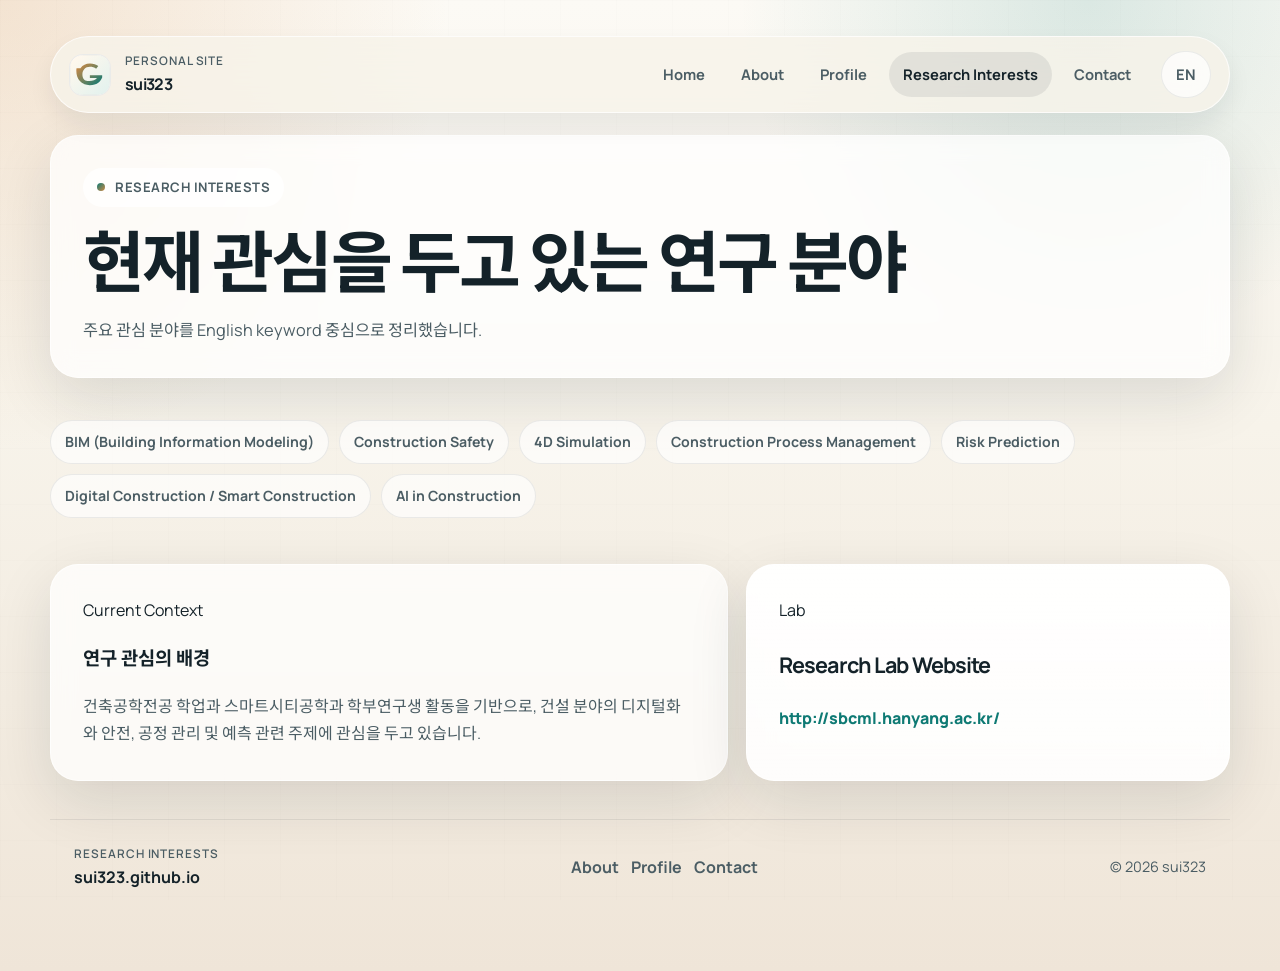
<file: research.html>
<!DOCTYPE html>
<html lang="ko">
  <head>
    <meta charset="utf-8" />
    <meta name="viewport" content="width=device-width, initial-scale=1" />
    <title>sui323 | Research Interests</title>
    <link rel="icon" href="./assets/img/brand-mark.svg" type="image/svg+xml" />
    <link rel="preconnect" href="https://fonts.googleapis.com" />
    <link rel="preconnect" href="https://fonts.gstatic.com" crossorigin />
    <link
      href="https://fonts.googleapis.com/css2?family=Instrument+Serif:ital@0;1&family=Manrope:wght@400;500;600;700;800&family=Noto+Sans+KR:wght@400;500;700;900&display=swap"
      rel="stylesheet"
    />
    <link rel="stylesheet" href="./assets/css/site.css" />
  </head>
  <body>
    <header class="topbar">
      <div class="site-shell">
        <div class="topbar-inner">
          <a class="brand" href="./ko.html" aria-label="sui323 홈">
            <img class="brand-mark" src="./assets/img/brand-mark.svg" alt="" />
            <span class="brand-copy"><small>Personal Site</small><strong>sui323</strong></span>
          </a>
          <button class="mobile-toggle" type="button" aria-expanded="false" aria-label="메뉴 열기" data-nav-toggle><span></span><span></span><span></span></button>
          <div class="nav-wrap" data-nav-wrap>
            <nav class="nav-links" aria-label="주요">
              <a href="./ko.html">Home</a>
              <a href="./writing.html">About</a>
              <a href="./projects.html">Profile</a>
              <a href="./research.html" aria-current="page">Research Interests</a>
              <a href="./contact.html">Contact</a>
            </nav>
            <a class="lang-switch" href="./research-en.html">EN</a>
          </div>
        </div>
      </div>
    </header>
    <main class="site-shell">
      <section class="page-hero panel" data-reveal>
        <span class="eyebrow">Research Interests</span>
        <h1>현재 관심을 두고 있는 연구 분야</h1>
        <p class="page-copy">주요 관심 분야를 English keyword 중심으로 정리했습니다.</p>
      </section>
      <section class="section" data-reveal>
        <div class="badge-row">
          <span class="chip">BIM (Building Information Modeling)</span>
          <span class="chip">Construction Safety</span>
          <span class="chip">4D Simulation</span>
          <span class="chip">Construction Process Management</span>
          <span class="chip">Risk Prediction</span>
          <span class="chip">Digital Construction / Smart Construction</span>
          <span class="chip">AI in Construction</span>
        </div>
      </section>
      <section class="split-layout section" data-reveal>
        <article class="section-block panel">
          <span class="kicker">Current Context</span>
          <h3>연구 관심의 배경</h3>
          <p class="muted">
            건축공학전공 학업과 스마트시티공학과 학부연구생 활동을 기반으로, 건설 분야의 디지털화와 안전,
            공정 관리 및 예측 관련 주제에 관심을 두고 있습니다.
          </p>
        </article>
        <aside class="notice">
          <span class="kicker">Lab</span>
          <h3>Research Lab Website</h3>
          <p class="muted">
            <a class="card-link" href="http://sbcml.hanyang.ac.kr/" target="_blank" rel="noreferrer">http://sbcml.hanyang.ac.kr/</a>
          </p>
        </aside>
      </section>
    </main>
    <footer class="footer"><div class="site-shell"><div class="footer-inner"><div class="footer-brand"><small>Research Interests</small><strong>sui323.github.io</strong></div><nav class="footer-nav"><a href="./writing.html">About</a><a href="./projects.html">Profile</a><a href="./contact.html">Contact</a></nav><span class="lang-note">&copy; <span data-year></span> sui323</span></div></div></footer>
    <script src="./assets/js/site.js" defer></script>
  </body>
</html>
</file>
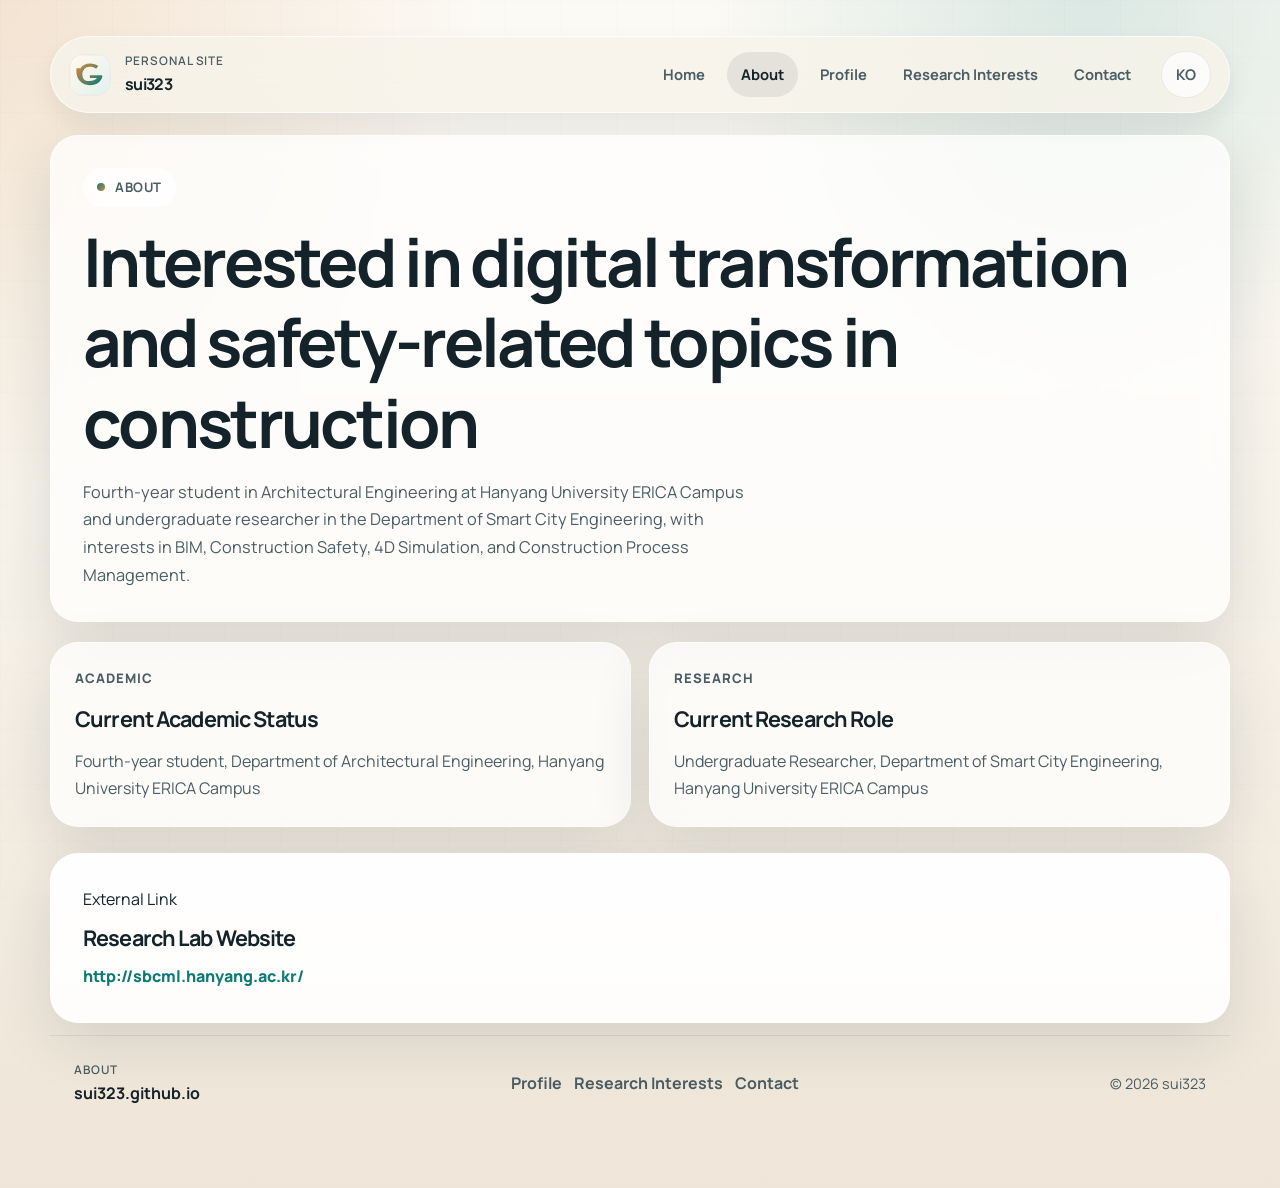
<file: writing-en.html>
<!DOCTYPE html>
<html lang="en">
  <head>
    <meta charset="utf-8" />
    <meta name="viewport" content="width=device-width, initial-scale=1" />
    <title>sui323 | About</title>
    <link rel="icon" href="./assets/img/brand-mark.svg" type="image/svg+xml" />
    <link rel="preconnect" href="https://fonts.googleapis.com" />
    <link rel="preconnect" href="https://fonts.gstatic.com" crossorigin />
    <link
      href="https://fonts.googleapis.com/css2?family=Instrument+Serif:ital@0;1&family=Manrope:wght@400;500;600;700;800&family=Noto+Sans+KR:wght@400;500;700;900&display=swap"
      rel="stylesheet"
    />
    <link rel="stylesheet" href="./assets/css/site.css" />
  </head>
  <body>
    <header class="topbar">
      <div class="site-shell">
        <div class="topbar-inner">
          <a class="brand" href="./en.html" aria-label="sui323 home">
            <img class="brand-mark" src="./assets/img/brand-mark.svg" alt="" />
            <span class="brand-copy"><small>Personal Site</small><strong>sui323</strong></span>
          </a>
          <button class="mobile-toggle" type="button" aria-expanded="false" aria-label="Open menu" data-nav-toggle><span></span><span></span><span></span></button>
          <div class="nav-wrap" data-nav-wrap>
            <nav class="nav-links" aria-label="Primary">
              <a href="./en.html">Home</a>
              <a href="./writing-en.html" aria-current="page">About</a>
              <a href="./projects-en.html">Profile</a>
              <a href="./research-en.html">Research Interests</a>
              <a href="./contact-en.html">Contact</a>
            </nav>
            <a class="lang-switch" href="./writing.html">KO</a>
          </div>
        </div>
      </div>
    </header>
    <main class="site-shell">
      <section class="page-hero panel" data-reveal>
        <span class="eyebrow">About</span>
        <h1>Interested in digital transformation and safety-related topics in construction</h1>
        <p class="page-copy">
          Fourth-year student in Architectural Engineering at Hanyang University ERICA Campus and undergraduate
          researcher in the Department of Smart City Engineering, with interests in BIM, Construction Safety,
          4D Simulation, and Construction Process Management.
        </p>
      </section>
      <section class="grid two section" data-reveal>
        <article class="card">
          <span class="kicker">Academic</span>
          <h3>Current Academic Status</h3>
          <p>Fourth-year student, Department of Architectural Engineering, Hanyang University ERICA Campus</p>
        </article>
        <article class="card">
          <span class="kicker">Research</span>
          <h3>Current Research Role</h3>
          <p>Undergraduate Researcher, Department of Smart City Engineering, Hanyang University ERICA Campus</p>
        </article>
      </section>
      <section class="notice" data-reveal>
        <span class="kicker">External Link</span>
        <h3>Research Lab Website</h3>
        <p class="muted">
          <a class="card-link" href="http://sbcml.hanyang.ac.kr/" target="_blank" rel="noreferrer">http://sbcml.hanyang.ac.kr/</a>
        </p>
      </section>
    </main>
    <footer class="footer"><div class="site-shell"><div class="footer-inner"><div class="footer-brand"><small>About</small><strong>sui323.github.io</strong></div><nav class="footer-nav"><a href="./projects-en.html">Profile</a><a href="./research-en.html">Research Interests</a><a href="./contact-en.html">Contact</a></nav><span class="lang-note">&copy; <span data-year></span> sui323</span></div></div></footer>
    <script src="./assets/js/site.js" defer></script>
  </body>
</html>
</file>
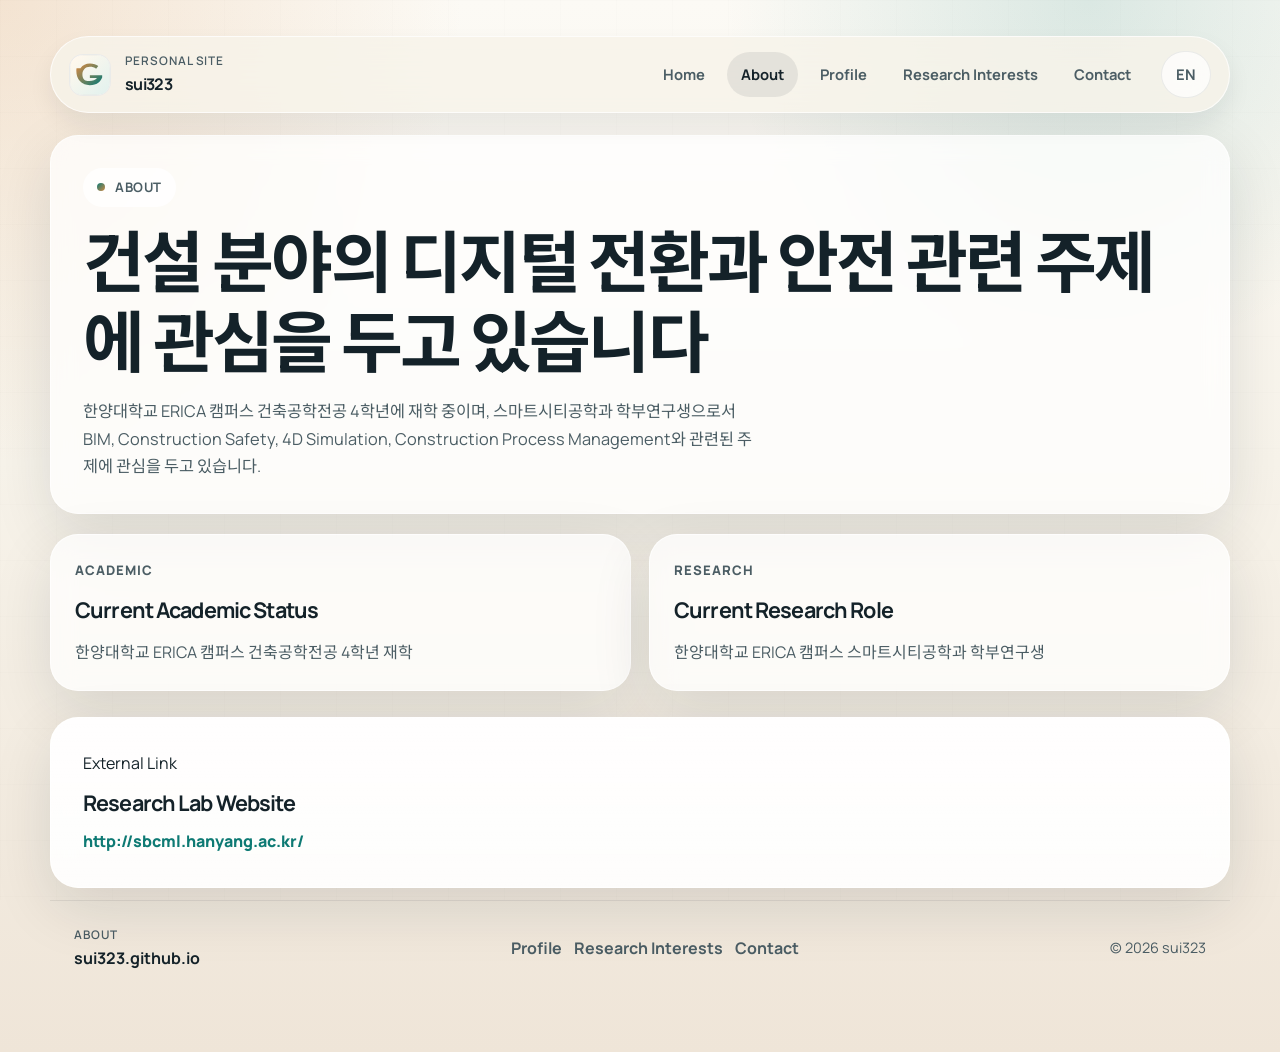
<file: writing.html>
<!DOCTYPE html>
<html lang="ko">
  <head>
    <meta charset="utf-8" />
    <meta name="viewport" content="width=device-width, initial-scale=1" />
    <title>sui323 | About</title>
    <link rel="icon" href="./assets/img/brand-mark.svg" type="image/svg+xml" />
    <link rel="preconnect" href="https://fonts.googleapis.com" />
    <link rel="preconnect" href="https://fonts.gstatic.com" crossorigin />
    <link
      href="https://fonts.googleapis.com/css2?family=Instrument+Serif:ital@0;1&family=Manrope:wght@400;500;600;700;800&family=Noto+Sans+KR:wght@400;500;700;900&display=swap"
      rel="stylesheet"
    />
    <link rel="stylesheet" href="./assets/css/site.css" />
  </head>
  <body>
    <header class="topbar">
      <div class="site-shell">
        <div class="topbar-inner">
          <a class="brand" href="./ko.html" aria-label="sui323 홈">
            <img class="brand-mark" src="./assets/img/brand-mark.svg" alt="" />
            <span class="brand-copy"><small>Personal Site</small><strong>sui323</strong></span>
          </a>
          <button class="mobile-toggle" type="button" aria-expanded="false" aria-label="메뉴 열기" data-nav-toggle><span></span><span></span><span></span></button>
          <div class="nav-wrap" data-nav-wrap>
            <nav class="nav-links" aria-label="주요">
              <a href="./ko.html">Home</a>
              <a href="./writing.html" aria-current="page">About</a>
              <a href="./projects.html">Profile</a>
              <a href="./research.html">Research Interests</a>
              <a href="./contact.html">Contact</a>
            </nav>
            <a class="lang-switch" href="./writing-en.html">EN</a>
          </div>
        </div>
      </div>
    </header>
    <main class="site-shell">
      <section class="page-hero panel" data-reveal>
        <span class="eyebrow">About</span>
        <h1>건설 분야의 디지털 전환과 안전 관련 주제에 관심을 두고 있습니다</h1>
        <p class="page-copy">
          한양대학교 ERICA 캠퍼스 건축공학전공 4학년에 재학 중이며, 스마트시티공학과 학부연구생으로서
          BIM, Construction Safety, 4D Simulation, Construction Process Management와 관련된 주제에 관심을 두고 있습니다.
        </p>
      </section>
      <section class="grid two section" data-reveal>
        <article class="card">
          <span class="kicker">Academic</span>
          <h3>Current Academic Status</h3>
          <p>한양대학교 ERICA 캠퍼스 건축공학전공 4학년 재학</p>
        </article>
        <article class="card">
          <span class="kicker">Research</span>
          <h3>Current Research Role</h3>
          <p>한양대학교 ERICA 캠퍼스 스마트시티공학과 학부연구생</p>
        </article>
      </section>
      <section class="notice" data-reveal>
        <span class="kicker">External Link</span>
        <h3>Research Lab Website</h3>
        <p class="muted">
          <a class="card-link" href="http://sbcml.hanyang.ac.kr/" target="_blank" rel="noreferrer">http://sbcml.hanyang.ac.kr/</a>
        </p>
      </section>
    </main>
    <footer class="footer"><div class="site-shell"><div class="footer-inner"><div class="footer-brand"><small>About</small><strong>sui323.github.io</strong></div><nav class="footer-nav"><a href="./projects.html">Profile</a><a href="./research.html">Research Interests</a><a href="./contact.html">Contact</a></nav><span class="lang-note">&copy; <span data-year></span> sui323</span></div></div></footer>
    <script src="./assets/js/site.js" defer></script>
  </body>
</html>
</file>
<file: assets/css/site.css>
:root {
  --bg: #f7f3ea;
  --bg-strong: #f1ecdf;
  --surface: rgba(255, 255, 255, 0.74);
  --surface-strong: rgba(255, 255, 255, 0.9);
  --surface-dark: #17313a;
  --text: #142229;
  --muted: #4b5d64;
  --line: rgba(20, 34, 41, 0.12);
  --accent: #0e7a74;
  --accent-soft: rgba(14, 122, 116, 0.12);
  --accent-warm: #d18944;
  --shadow: 0 20px 60px rgba(20, 34, 41, 0.12);
  --radius: 28px;
  --radius-sm: 18px;
  --content-width: 1180px;
  --transition: 180ms ease;
}

*,
*::before,
*::after {
  box-sizing: border-box;
}

html {
  scroll-behavior: smooth;
}

body {
  margin: 0;
  min-height: 100vh;
  color: var(--text);
  background:
    radial-gradient(circle at top left, rgba(209, 137, 68, 0.2), transparent 28%),
    radial-gradient(circle at 85% 0%, rgba(14, 122, 116, 0.14), transparent 24%),
    linear-gradient(180deg, #fcfaf5 0%, var(--bg) 44%, #efe5d8 100%);
  font-family: "Manrope", "Noto Sans KR", sans-serif;
  line-height: 1.7;
}

img {
  display: block;
  max-width: 100%;
}

a {
  color: inherit;
  text-decoration: none;
}

button,
input,
textarea {
  font: inherit;
}

p,
ul,
ol {
  margin: 0;
}

body::before {
  position: fixed;
  inset: 0;
  z-index: -1;
  background-image:
    linear-gradient(rgba(20, 34, 41, 0.035) 1px, transparent 1px),
    linear-gradient(90deg, rgba(20, 34, 41, 0.035) 1px, transparent 1px);
  background-size: 56px 56px;
  opacity: 0.3;
  content: "";
  pointer-events: none;
}

.site-shell {
  width: min(calc(100% - 40px), var(--content-width));
  margin: 0 auto;
}

.topbar {
  position: sticky;
  top: 18px;
  z-index: 40;
  padding-top: 18px;
}

.topbar-inner {
  display: flex;
  align-items: center;
  justify-content: space-between;
  gap: 20px;
  padding: 14px 18px;
  border: 1px solid rgba(255, 255, 255, 0.7);
  border-radius: 999px;
  background: rgba(247, 243, 234, 0.82);
  backdrop-filter: blur(18px);
  box-shadow: 0 12px 24px rgba(20, 34, 41, 0.07);
}

.brand {
  display: inline-flex;
  align-items: center;
  gap: 14px;
  font-weight: 800;
  letter-spacing: -0.04em;
}

.brand-mark {
  width: 42px;
  height: 42px;
  border-radius: 14px;
  border: 1px solid rgba(20, 34, 41, 0.08);
  background: rgba(255, 255, 255, 0.8);
  box-shadow: inset 0 1px 0 rgba(255, 255, 255, 0.8);
}

.brand-copy small,
.footer-brand small {
  display: block;
  color: var(--muted);
  font-size: 0.74rem;
  font-weight: 600;
  letter-spacing: 0.08em;
  text-transform: uppercase;
}

.brand-copy strong,
.footer-brand strong {
  display: block;
  font-size: 1rem;
}

.nav-wrap {
  display: flex;
  align-items: center;
  gap: 16px;
}

.nav-links {
  display: flex;
  align-items: center;
  gap: 8px;
}

.nav-links a,
.lang-switch {
  padding: 10px 14px;
  border-radius: 999px;
  color: var(--muted);
  font-size: 0.92rem;
  font-weight: 700;
  transition:
    background var(--transition),
    color var(--transition),
    transform var(--transition);
}

.nav-links a:hover,
.nav-links a:focus-visible,
.lang-switch:hover,
.lang-switch:focus-visible,
.button:hover,
.button:focus-visible {
  transform: translateY(-1px);
}

.nav-links a:hover,
.nav-links a:focus-visible,
.lang-switch:hover,
.lang-switch:focus-visible {
  background: rgba(20, 34, 41, 0.05);
  color: var(--text);
}

.nav-links a[aria-current="page"] {
  background: rgba(20, 34, 41, 0.08);
  color: var(--text);
}

.lang-switch {
  border: 1px solid rgba(20, 34, 41, 0.08);
  background: rgba(255, 255, 255, 0.72);
}

.mobile-toggle {
  display: none;
  width: 46px;
  height: 46px;
  padding: 0;
  border: 1px solid rgba(20, 34, 41, 0.08);
  border-radius: 999px;
  background: rgba(255, 255, 255, 0.72);
  color: var(--text);
}

.mobile-toggle span {
  display: block;
  width: 18px;
  height: 2px;
  margin: 4px auto;
  border-radius: 999px;
  background: currentColor;
}

.hero {
  display: grid;
  grid-template-columns: minmax(0, 1.3fr) minmax(320px, 0.9fr);
  gap: 28px;
  align-items: stretch;
  padding: 64px 0 42px;
}

.panel,
.card,
.notice,
.table-panel,
.cta-band,
.hero-panel {
  border: 1px solid rgba(255, 255, 255, 0.7);
  border-radius: var(--radius);
  background: var(--surface);
  backdrop-filter: blur(12px);
  box-shadow: var(--shadow);
}

.hero-copy,
.hero-panel,
.page-hero,
.section-block,
.cta-band,
.notice,
.table-panel {
  padding: 32px;
}

.eyebrow {
  display: inline-flex;
  align-items: center;
  gap: 10px;
  padding: 8px 14px;
  border-radius: 999px;
  background: rgba(255, 255, 255, 0.78);
  color: var(--muted);
  font-size: 0.82rem;
  font-weight: 700;
  letter-spacing: 0.04em;
  text-transform: uppercase;
}

.eyebrow::before {
  width: 8px;
  height: 8px;
  border-radius: 999px;
  background: linear-gradient(135deg, var(--accent), var(--accent-warm));
  content: "";
}

.display {
  margin-top: 18px;
  font-family: "Instrument Serif", "Times New Roman", serif;
  font-size: clamp(3.3rem, 9vw, 6rem);
  font-weight: 400;
  line-height: 0.96;
  letter-spacing: -0.05em;
}

.lead {
  margin-top: 20px;
  max-width: 58ch;
  color: var(--muted);
  font-size: 1.05rem;
}

.badge-row,
.chip-row {
  display: flex;
  flex-wrap: wrap;
  gap: 10px;
}

.badge-row {
  margin-top: 22px;
}

.chip,
.mini-chip {
  display: inline-flex;
  align-items: center;
  gap: 8px;
  padding: 9px 14px;
  border: 1px solid rgba(20, 34, 41, 0.08);
  border-radius: 999px;
  background: rgba(255, 255, 255, 0.66);
  color: var(--muted);
  font-size: 0.88rem;
  font-weight: 700;
}

.button-row {
  display: flex;
  flex-wrap: wrap;
  gap: 12px;
  margin-top: 26px;
}

.button {
  display: inline-flex;
  align-items: center;
  justify-content: center;
  gap: 10px;
  padding: 14px 18px;
  border-radius: 999px;
  border: 1px solid transparent;
  font-weight: 800;
  transition:
    transform var(--transition),
    box-shadow var(--transition),
    background var(--transition);
}

.button.primary {
  background: linear-gradient(135deg, var(--accent), #0a5a56);
  color: #fff;
  box-shadow: 0 16px 32px rgba(14, 122, 116, 0.18);
}

.button.secondary {
  border-color: rgba(20, 34, 41, 0.08);
  background: rgba(255, 255, 255, 0.72);
}

.button.ghost {
  border-color: rgba(20, 34, 41, 0.12);
  background: transparent;
}

.hero-panel {
  position: relative;
  overflow: hidden;
}

.hero-panel::before {
  position: absolute;
  inset: -18% auto auto -14%;
  width: 240px;
  height: 240px;
  border-radius: 50%;
  background: radial-gradient(circle, rgba(209, 137, 68, 0.22), transparent 70%);
  content: "";
}

.hero-panel::after {
  position: absolute;
  right: -48px;
  bottom: -72px;
  width: 240px;
  height: 240px;
  border-radius: 50%;
  background: radial-gradient(circle, rgba(14, 122, 116, 0.14), transparent 68%);
  content: "";
}

.hero-panel > * {
  position: relative;
}

.panel-caption {
  color: var(--muted);
  font-size: 0.84rem;
  font-weight: 700;
  text-transform: uppercase;
  letter-spacing: 0.08em;
}

.panel-title {
  margin-top: 14px;
  font-size: 1.7rem;
  font-weight: 800;
  line-height: 1.2;
  letter-spacing: -0.04em;
}

.hero-stats {
  display: grid;
  grid-template-columns: repeat(2, minmax(0, 1fr));
  gap: 14px;
  margin-top: 24px;
}

.hero-stat {
  padding: 16px;
  border: 1px solid rgba(20, 34, 41, 0.08);
  border-radius: 20px;
  background: rgba(255, 255, 255, 0.65);
}

.hero-stat strong {
  display: block;
  font-size: 1.05rem;
}

.hero-stat span {
  display: block;
  margin-top: 6px;
  color: var(--muted);
  font-size: 0.88rem;
}

.section {
  padding: 20px 0 26px;
}

.section-head {
  display: flex;
  align-items: end;
  justify-content: space-between;
  gap: 20px;
  margin-bottom: 20px;
}

.section-title {
  font-size: clamp(1.8rem, 4vw, 2.6rem);
  line-height: 1.06;
  letter-spacing: -0.05em;
}

.section-title em {
  font-family: "Instrument Serif", "Times New Roman", serif;
  font-style: italic;
  font-weight: 400;
}

.section-copy,
.muted {
  color: var(--muted);
}

.grid {
  display: grid;
  gap: 18px;
}

.grid.two {
  grid-template-columns: repeat(2, minmax(0, 1fr));
}

.grid.three {
  grid-template-columns: repeat(3, minmax(0, 1fr));
}

.grid.four {
  grid-template-columns: repeat(4, minmax(0, 1fr));
}

.card {
  display: flex;
  flex-direction: column;
  gap: 16px;
  padding: 24px;
}

.card .kicker,
.timeline-kicker,
.meta {
  color: var(--muted);
  font-size: 0.82rem;
  font-weight: 800;
  letter-spacing: 0.08em;
  text-transform: uppercase;
}

.card h3,
.timeline-title,
.notice h3,
.cta-band h2,
.page-hero h1 {
  margin: 0;
  font-size: 1.35rem;
  line-height: 1.2;
  letter-spacing: -0.04em;
}

.card p,
.timeline-copy,
.page-copy {
  color: var(--muted);
}

.card-link {
  display: inline-flex;
  align-items: center;
  gap: 8px;
  width: fit-content;
  color: var(--accent);
  font-weight: 800;
}

.split-layout {
  display: grid;
  grid-template-columns: minmax(0, 1.05fr) minmax(280px, 0.75fr);
  gap: 18px;
}

.section-block {
  height: 100%;
}

.stack {
  display: grid;
  gap: 14px;
}

.timeline {
  display: grid;
  gap: 14px;
}

.timeline-item {
  position: relative;
  padding: 18px 18px 18px 24px;
  border-left: 2px solid rgba(20, 34, 41, 0.1);
  border-radius: 0 18px 18px 0;
  background: rgba(255, 255, 255, 0.52);
}

.timeline-item::before {
  position: absolute;
  left: -7px;
  top: 22px;
  width: 12px;
  height: 12px;
  border-radius: 999px;
  background: linear-gradient(135deg, var(--accent), var(--accent-warm));
  content: "";
}

.list-clean {
  padding-left: 18px;
  color: var(--muted);
}

.list-clean li + li {
  margin-top: 10px;
}

.cta-band {
  display: grid;
  grid-template-columns: minmax(0, 1fr) auto;
  gap: 20px;
  align-items: center;
  margin: 26px 0 42px;
  background:
    linear-gradient(135deg, rgba(14, 122, 116, 0.08), rgba(209, 137, 68, 0.12)),
    rgba(255, 255, 255, 0.78);
}

.cta-band p {
  color: var(--muted);
}

.footer {
  padding: 12px 0 56px;
}

.footer-inner {
  display: flex;
  align-items: center;
  justify-content: space-between;
  gap: 20px;
  padding: 24px;
  border-top: 1px solid rgba(20, 34, 41, 0.08);
}

.footer-nav {
  display: flex;
  flex-wrap: wrap;
  gap: 12px;
  color: var(--muted);
  font-weight: 700;
}

.page-hero {
  margin-top: 40px;
}

.page-hero h1 {
  margin-top: 14px;
  font-size: clamp(2.4rem, 6vw, 4.2rem);
}

.page-hero .page-copy {
  margin-top: 16px;
  max-width: 68ch;
  font-size: 1.02rem;
}

.metric-grid {
  display: grid;
  grid-template-columns: repeat(3, minmax(0, 1fr));
  gap: 14px;
  margin-top: 24px;
}

.metric {
  padding: 18px;
  border: 1px solid rgba(20, 34, 41, 0.08);
  border-radius: 20px;
  background: rgba(255, 255, 255, 0.64);
}

.metric strong {
  display: block;
  font-size: 1.2rem;
}

.metric span {
  display: block;
  margin-top: 4px;
  color: var(--muted);
  font-size: 0.9rem;
}

.notice {
  display: grid;
  gap: 12px;
  background:
    linear-gradient(180deg, rgba(255, 255, 255, 0.86), rgba(255, 255, 255, 0.62)),
    var(--surface);
}

.notice-list {
  display: grid;
  gap: 10px;
}

.notice-list div {
  padding: 14px 16px;
  border-radius: 18px;
  background: rgba(20, 34, 41, 0.04);
}

.notice-list strong {
  display: block;
}

.table-panel {
  padding: 20px;
}

.table-row {
  display: grid;
  grid-template-columns: 160px minmax(0, 1fr);
  gap: 18px;
  padding: 14px 0;
  border-bottom: 1px solid rgba(20, 34, 41, 0.08);
}

.table-row:last-child {
  border-bottom: 0;
}

.table-row strong {
  font-size: 0.9rem;
  text-transform: uppercase;
  letter-spacing: 0.08em;
}

.table-row span {
  color: var(--muted);
}

.callout {
  padding: 20px;
  border-radius: 22px;
  background: rgba(14, 122, 116, 0.08);
}

.callout strong {
  display: block;
  margin-bottom: 8px;
}

.lang-note {
  color: var(--muted);
  font-size: 0.9rem;
}

[data-reveal] {
  opacity: 0;
  transform: translateY(28px);
  transition:
    opacity 520ms ease,
    transform 520ms ease;
}

[data-reveal].is-visible {
  opacity: 1;
  transform: translateY(0);
}

.skip-link {
  position: absolute;
  left: -9999px;
  top: auto;
  width: 1px;
  height: 1px;
  overflow: hidden;
}

.skip-link:focus {
  left: 20px;
  top: 20px;
  width: auto;
  height: auto;
  padding: 10px 14px;
  border-radius: 999px;
  background: #fff;
  color: var(--text);
  z-index: 100;
}

@media (max-width: 1040px) {
  .hero,
  .split-layout,
  .cta-band {
    grid-template-columns: 1fr;
  }

  .grid.three,
  .grid.four {
    grid-template-columns: repeat(2, minmax(0, 1fr));
  }
}

@media (max-width: 860px) {
  .topbar-inner {
    border-radius: 28px;
  }

  .mobile-toggle {
    display: inline-flex;
    align-items: center;
    justify-content: center;
  }

  .nav-wrap {
    position: absolute;
    left: 0;
    right: 0;
    top: calc(100% + 10px);
    display: none;
    flex-direction: column;
    align-items: stretch;
    padding: 16px;
    border: 1px solid rgba(255, 255, 255, 0.7);
    border-radius: 26px;
    background: rgba(247, 243, 234, 0.94);
    box-shadow: var(--shadow);
  }

  .nav-wrap.is-open {
    display: flex;
  }

  .nav-links {
    flex-direction: column;
    align-items: stretch;
  }

  .nav-links a,
  .lang-switch {
    width: 100%;
    text-align: center;
  }

  .metric-grid {
    grid-template-columns: 1fr;
  }
}

@media (max-width: 680px) {
  .site-shell {
    width: min(calc(100% - 24px), var(--content-width));
  }

  .hero-copy,
  .hero-panel,
  .page-hero,
  .section-block,
  .cta-band,
  .notice,
  .table-panel {
    padding: 24px;
  }

  .display {
    font-size: clamp(2.6rem, 14vw, 4.4rem);
  }

  .section-head {
    flex-direction: column;
    align-items: start;
  }

  .grid.two,
  .grid.three,
  .grid.four,
  .hero-stats {
    grid-template-columns: 1fr;
  }

  .table-row {
    grid-template-columns: 1fr;
    gap: 6px;
  }

  .footer-inner {
    flex-direction: column;
    align-items: start;
  }
}
</file>
